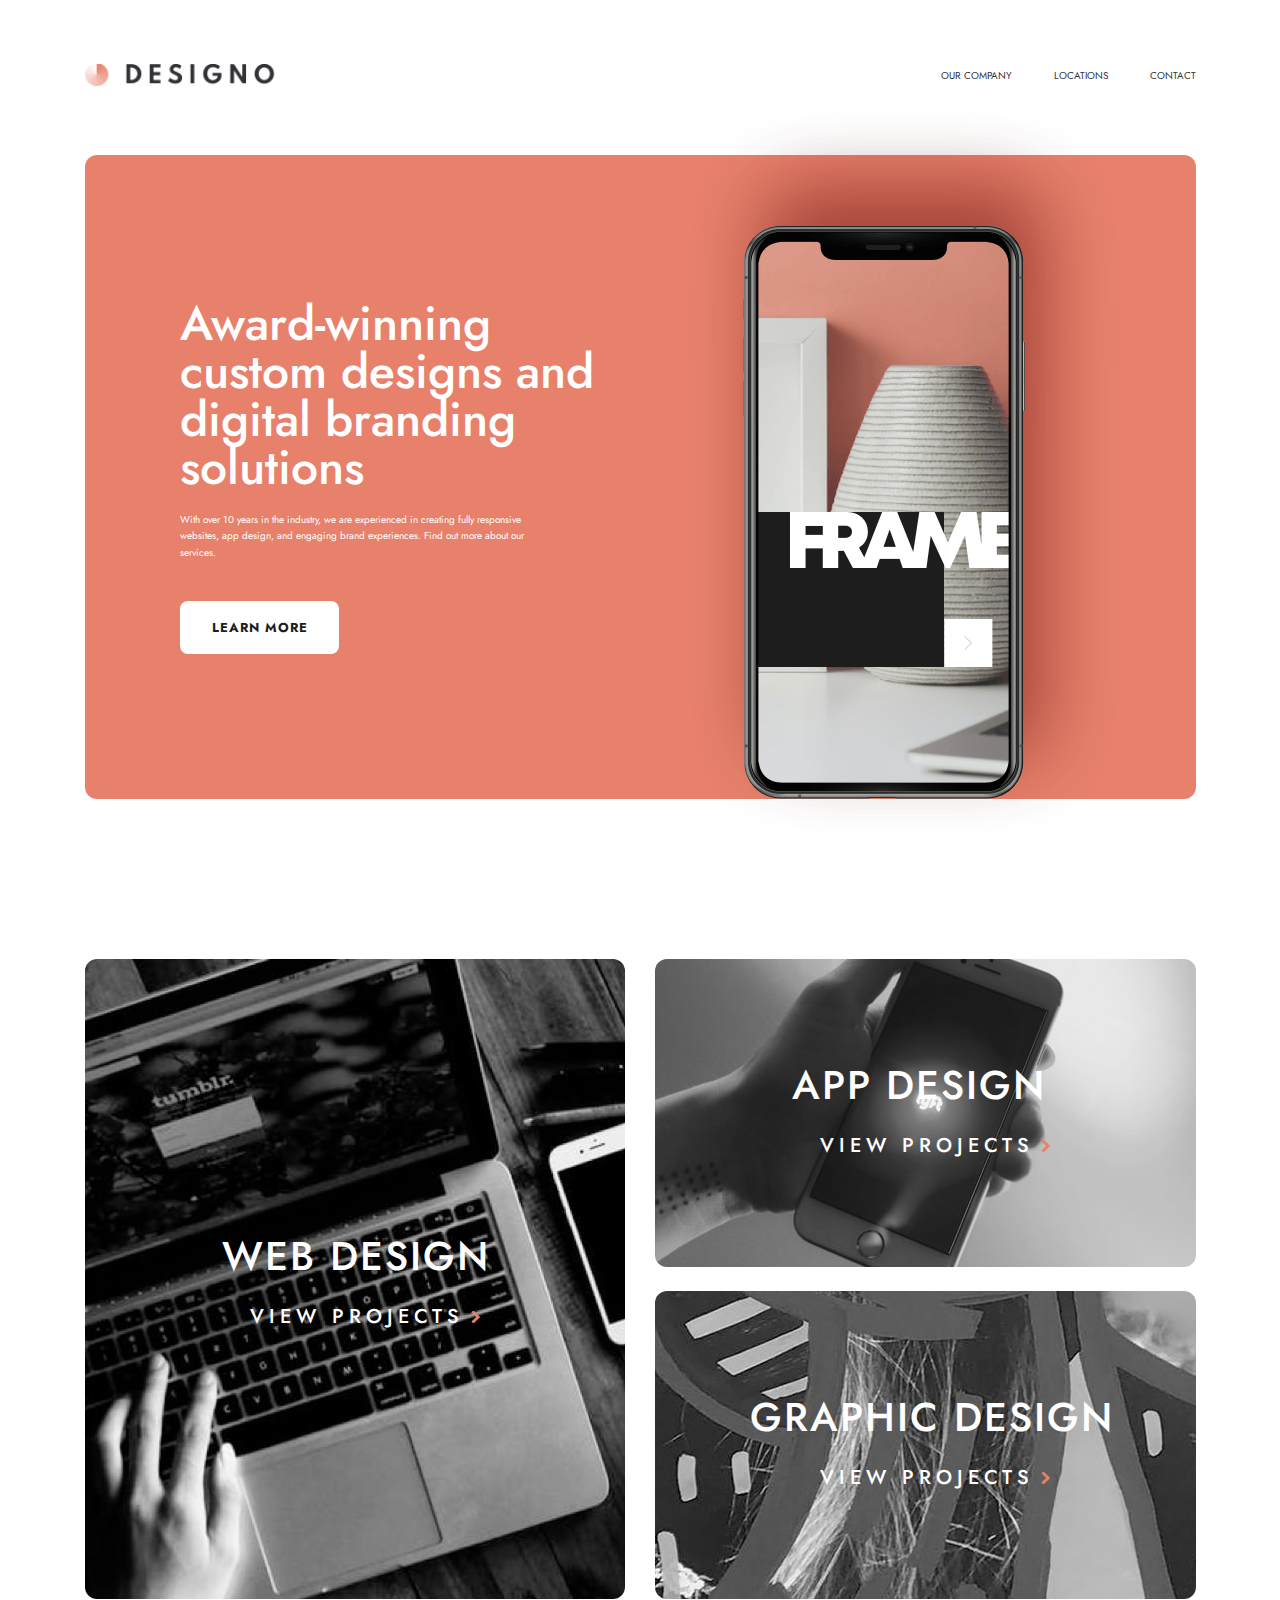
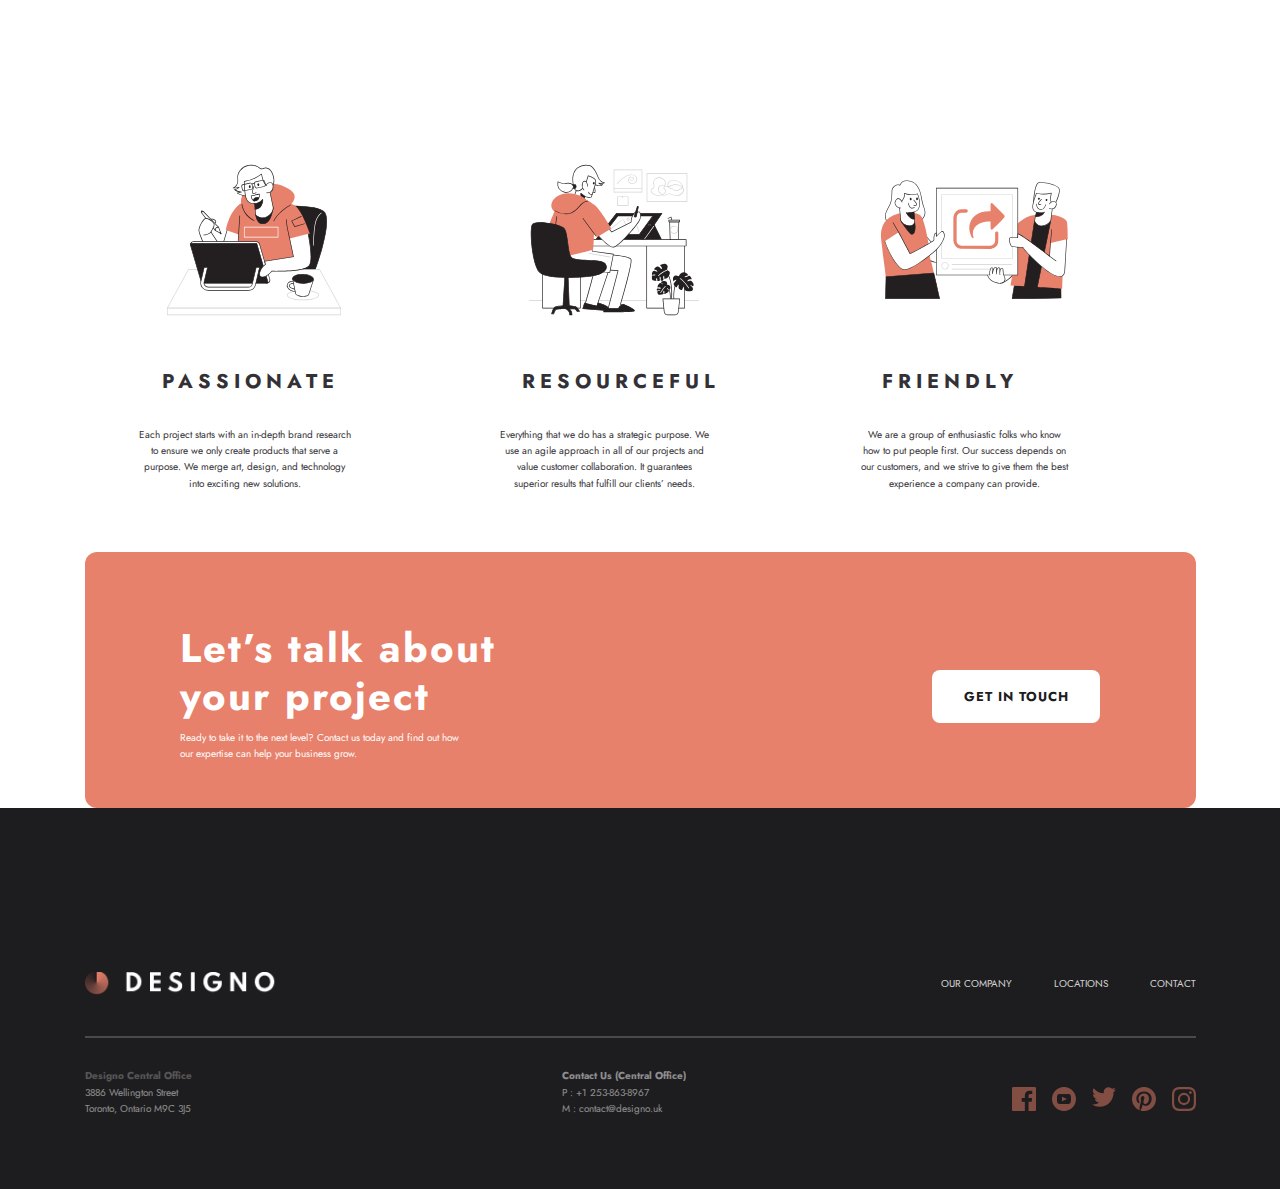
<file: index.html>
<!DOCTYPE html>
<html lang="en">
  <head>
    <meta charset="UTF-8" />
    <meta name="viewport" content="width=device-width, initial-scale=1.0" />
    <title>Design-Home</title>
    <link rel="stylesheet" href="./scss/main.scss" />
    <link rel="stylesheet" href="./css/main.css" />
    <link
      rel="shortcut icon"
      href="./images/home/desktop/icons8-internet.gif"
      type="image/x-icon"
    />
  </head>
  <body>
    <header class="header">
      <div class="header__container container">
        <a class="site-logo" href="./index.html"
          ><img
            src="./images/shared/desktop/logo-dark.png"
            alt=""
            width="196"
            height="24"
        /></a>

        <nav class="sitenav">
          <ul>
            <li><a href="./pages/about.html">OUR COMPANY</a></li>
            <li><a href="./pages/locations.html">LOCATIONS</a></li>
            <li><a href="">CONTACT</a></li>
          </ul>
        </nav>
      </div>
    </header>

    <!-- main -->
    <main class="main">
      <section class="main-1 container">
        <h1>Award-winning custom designs and digital branding solutions</h1>
        <p>
          With over 10 years in the industry, we are experienced in creating
          fully responsive websites, app design, and engaging brand experiences.
          Find out more about our services.
        </p>
        <a class="btn-white btn" href="" class="hero__btn btn btn-white"
          >Learn More</a
        >
        <img
          class="main__img"
          src="./images/home/desktop/image-hero-phone.png"
          alt=""
        />
      </section>
      <div class="div container">
        <div class="div-img-1">
          <a href="./pages/web-design.html">
            <h2>WEB DESIGN</h2>
            <h3>
              VIEW PROJECTS
              <img
                class="div-img-1-svg"
                src="./images/shared/desktop/icon-right-arrow.svg"
                alt=""
                width="10"
                height="12"
              />
            </h3>
          </a>
        </div>
        <div>
          <div class="div-img-2">
            <a class="" href="./pages/app-design.html">
              <h2>APP DESIGN</h2>
              <h3>
                VIEW PROJECTS
                <img
                  class="div-img-1-svg"
                  src="./images/shared/desktop/icon-right-arrow.svg"
                  alt=""
                  width="10"
                  height="12"
                />
              </h3>
            </a>
          </div>
          <div class="div-img-3">
            <a class="" href="./pages/graphic-design.html">
              <h2>GRAPHIC DESIGN</h2>
              <h3>
                VIEW PROJECTS
                <img
                  class="div-img-1-svg"
                  src="./images/shared/desktop/icon-right-arrow.svg"
                  alt=""
                  width="10"
                  height="12"
                />
              </h3>
            </a>
          </div>
        </div>
      </div>

      <div class="item container">
        <div class="item-1">
          <img
            class="item-1-img"
            src="./images/home/desktop/illustration-passionate.svg"
            alt=""
            width="188"
            height="162"
          />
          <h3>PASSIONATE</h3>
          <p>
            Each project starts with an in-depth brand research <br />
            to ensure we only create products that serve a <br />
            purpose. We merge art, design, and technology <br />
            into exciting new solutions.
          </p>
        </div>
        <div class="item-1">
          <img
            class="item-1-img"
            src="./images/home/desktop/illustration-resourceful.svg"
            alt=""
            width="188"
            height="162"
          />
          <h3>RESOURCEFUL</h3>
          <p>
            Everything that we do has a strategic purpose. We <br />
            use an agile approach in all of our projects and <br />
            value customer collaboration. It guarantees <br />
            superior results that fulfill our clients’ needs.
          </p>
        </div>
        <div class="item-1">
          <img
            class="item-1-img"
            src="./images/home/desktop/illustration-friendly.svg"
            alt=""
            width="188"
            height="162"
          />
          <h3>FRIENDLY</h3>
          <p>
            We are a group of enthusiastic folks who know <br />
            how to put people first. Our success depends on <br />
            our customers, and we strive to give them the best <br />
            experience a company can provide.
          </p>
        </div>
      </div>
    </main>
    <div class="card container">
      <div class="card__title">
        <h2>
          Let’s talk about <br />
          your project
        </h2>
        <p>
          Ready to take it to the next level? Contact us today and find out how
          <br />
          our expertise can help your business grow.
        </p>
      </div>
      <div>
        <a class="btn-white btn-1" href="" class="hero__btn btn btn-white"
          >Get in touch</a
        >
      </div>
    </div>

    <footer class="footer">
      <div class="footer__container container">
        <a class="site-logo" href="./index.html"
          ><img src="./images/Group 13.png" alt="" width="196" height="24"
        /></a>

        <nav class="sitenav-2">
          <ul>
            <li><a href="./pages/about.html">OUR COMPANY</a></li>
            <li><a href="./pages/locations.html">LOCATIONS</a></li>
            <li><a href="">CONTACT</a></li>
          </ul>
        </nav>
      </div>
      <div class="footer__r container"></div>
      <div class="footer-end-link container">
        <div class="locations-title-1 container">
       <p>
         <span>Designo Central Office</span> <br />
         3886 Wellington Street <br> Toronto, Ontario M9C 3J5
       </p>
     </div>
   <div class="locations-ad-1 container">
       <p>
           <span>Contact Us (Central Office)</span>   <address>
               <a href="tel: +1 253-863-8967">
                   P : +1 253-863-8967
               </a><br>
               <a href="contact@designo.uk">
                  M : contact@designo.uk
               </a>
           </address>  
         
         </p>
         <div class="ins-link">
          <a href=""><img src="./images/shared/desktop/icon-facebook.svg" alt=""></a>
          <a href=""><img src="./images/shared/desktop/icon-youtube.svg" alt=""></a>
          <a href=""><img src="./images/shared/desktop/icon-twitter.svg" alt=""></a>
          <a href=""><img src="./images/shared/desktop/icon-pinterest.svg" alt=""></a>
          <a href=""><img src="./images/shared/desktop/icon-instagram.svg" alt=""></a>
         </div>
   </div>
    </footer>
  </body>
</html>
</file>
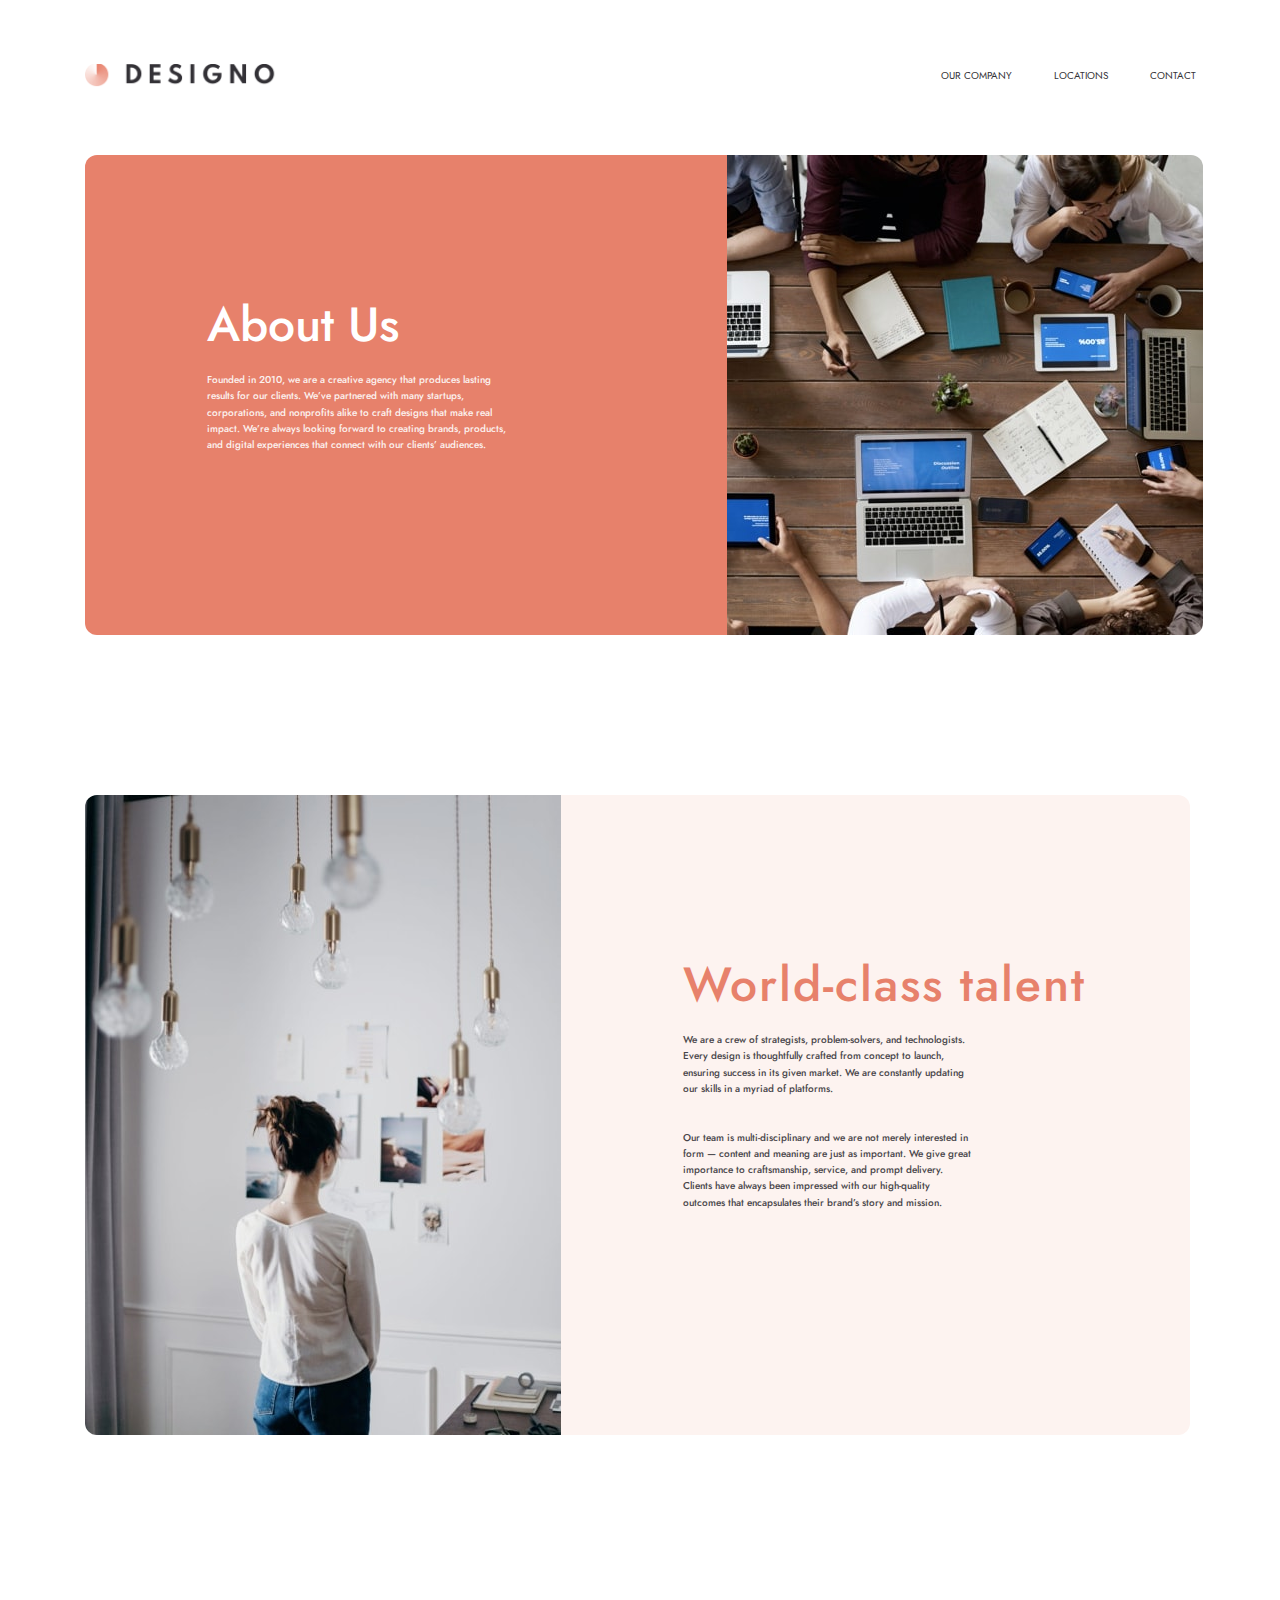
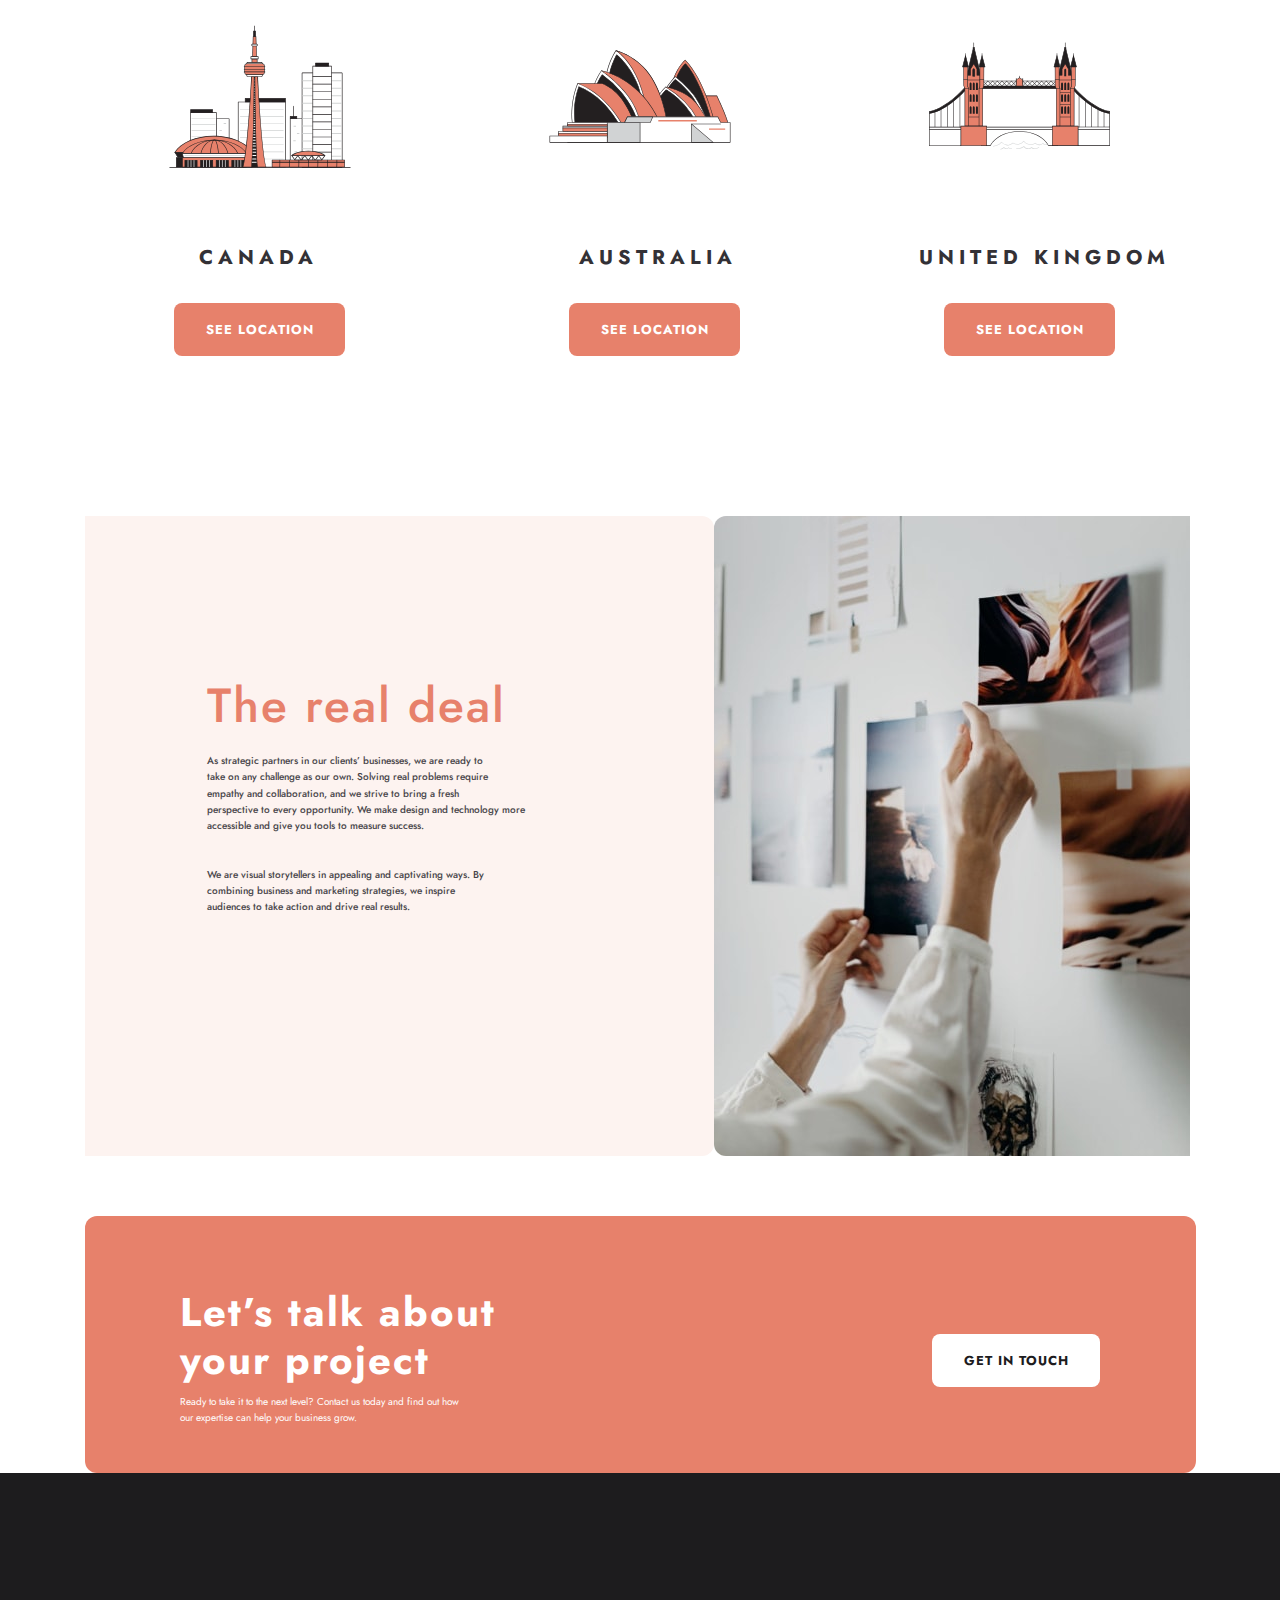
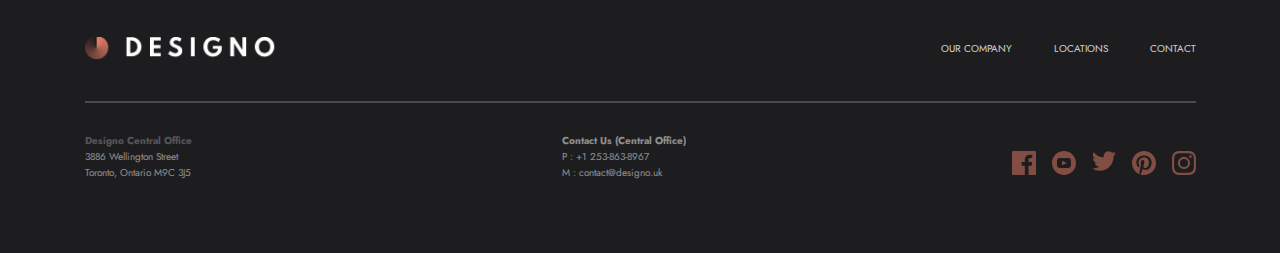
<file: pages/about.html>
<!DOCTYPE html>
<html lang="en">
  <head>
    <meta charset="UTF-8" />
    <meta name="viewport" content="width=device-width, initial-scale=1.0" />
    <title>About</title>
    <link rel="stylesheet" href="../css/main.css" />
    <link rel="shortcut icon" href="../images/about/desktop/icons8-team-96.png" type="image/x-icon">
  </head>
  <body>
    <header class="header">
      <div class="header__container container">
        <a class="site-logo" href="../index.html"
          ><img
            src="../images/shared/desktop/logo-dark.png"
            alt=""
            width="196"
            height="24"
        /></a>

        <nav class="sitenav">
          <ul>
            <li><a href="../pages/about.html">OUR COMPANY</a></li>
            <li><a href="../pages/locations.html">LOCATIONS</a></li>
            <li><a href="">CONTACT</a></li>
          </ul>
        </nav>
      </div>
    </header>
    <main class="about-main">
      <div class="main-about-full container">
        <div class="about-main-title">
          <h1>About Us</h1>
          <p>
            Founded in 2010, we are a creative agency that produces lasting
            <br />
            results for our clients. We’ve partnered with many startups, <br />
            corporations, and nonprofits alike to craft designs that make real
            <br />
            impact. We’re always looking forward to creating brands, products,
            <br />
            and digital experiences that connect with our clients’ audiences.
          </p>
        </div>
        <div>
          <img
            src="../images/about/desktop/image-about-hero.jpg"
            alt=""
            width="476"
            height="480"
          />
        </div>
      </div>

      <div class="main-about-full-1 container">
        <div>
          <img
            src="../images/about/desktop/image-world-class-talent.jpg"
            alt=""
            width="476"
            height="640"
          />
        </div>
        <div class="about-main-title-1">
          <h2>World-class talent</h2>
          <p>
            We are a crew of strategists, problem-solvers, and technologists.
            <br />
            Every design is thoughtfully crafted from concept to launch, <br />
            ensuring success in its given market. We are constantly updating
            <br />
            our skills in a myriad of platforms. <br />
            <br />
            <br />

            Our team is multi-disciplinary and we are not merely interested in
            <br />
            form — content and meaning are just as important. We give great
            <br />
            importance to craftsmanship, service, and prompt delivery. <br />
            Clients have always been impressed with our high-quality <br />
            outcomes that encapsulates their brand’s story and mission.
          </p>
        </div>
      </div>

      <div class="about-link container">
        <div class="about-link-conada">
          <img
            src="../images/shared/desktop/illustration-canada.svg"
            alt=""
            width="202"
            height="202"
          />
          <div class="">
            <h3>CANADA</h3>
            <a class="btn-peach" href="" class="hero__btn btn btn-white"
              >SEE LOCATION</a
            >
          </div>
        </div>

        <div class="about-link-australia">
          <img
            src="../images/shared/desktop/illustration-australia.svg"
            alt=""
            width="202"
            height="202"
          />
          <div class="">
            <h3>AUSTRALIA</h3>
            <a class="btn-peach" href="" class="hero__btn btn btn-white"
              >SEE LOCATION</a
            >
          </div>
        </div>

        <div class="about-link-united">
          <img
            src="../images/shared/desktop/illustration-united-kingdom.svg"
            alt=""
            width="202"
            height="202"
          />
          <div class="">
            <h3>UNITED KINGDOM</h3>
            <a class="btn-peach" href="" class="hero__btn btn btn-white"
              >SEE LOCATION</a
            >
          </div>
        </div>
      </div>

      <div class="main-about-full-1 container">
        <div class="about-main-title-1">
          <h2>The real deal</h2>
          <p>
            As strategic partners in our clients’ businesses, we are ready to
            <br />
            take on any challenge as our own. Solving real problems require
            <br />
            empathy and collaboration, and we strive to bring a fresh <br />
            perspective to every opportunity. We make design and technology more
            <br />
            accessible and give you tools to measure success. <br />
            <br />
            <br />

            We are visual storytellers in appealing and captivating ways. By
            <br />
            combining business and marketing strategies, we inspire <br />
            audiences to take action and drive real results.
          </p>
        </div>
        <div>
          <img
            src="../images/about/desktop/image-real-deal.jpg"
            alt=""
            width="476"
            height="640"
          />
        </div>
      </div>
    </main>

    <div class="card container">
      <div class="card__title">
        <h2>
          Let’s talk about <br />
          your project
        </h2>
        <p>
          Ready to take it to the next level? Contact us today and find out how
          <br />
          our expertise can help your business grow.
        </p>
      </div>
      <div>
        <a class="btn-white btn-1" href="" class="hero__btn btn btn-white"
          >Get in touch</a
        >
      </div>
    </div>

    <footer class="footer">
      <div class="footer__container container">
        <a class="site-logo" href="./index.html"
          ><img src="../images/Group 13.png" alt="" width="196" height="24"
        /></a>

        <nav class="sitenav-2">
          <ul>
            <li><a href="../pages/about.html">OUR COMPANY</a></li>
            <li><a href="../pages/locations.html">LOCATIONS</a></li>
            <li><a href="">CONTACT</a></li>
          </ul>
        </nav>
      </div>
      <div class="footer__r container"></div>
      <div class="footer-end-link container">
        <div class="locations-title-1 container">
       <p>
         <span>Designo Central Office</span> <br />
         3886 Wellington Street <br> Toronto, Ontario M9C 3J5
       </p>
     </div>
   <div class="locations-ad-1 container">
       <p>
           <span>Contact Us (Central Office)</span>   <address>
               <a href="tel: +1 253-863-8967">
                   P : +1 253-863-8967
               </a><br>
               <a href="contact@designo.uk">
                  M : contact@designo.uk
               </a>
           </address>  
         
         </p>
         <div class="ins-link">
            <a href=""><img src="../images/shared/desktop/icon-facebook.svg" alt=""></a>
            <a href=""><img src="../images/shared/desktop/icon-youtube.svg" alt=""></a>
            <a href=""><img src="../images/shared/desktop/icon-twitter.svg" alt=""></a>
            <a href=""><img src="../images/shared/desktop/icon-pinterest.svg" alt=""></a>
            <a href=""><img src="../images/shared/desktop/icon-instagram.svg" alt=""></a>
           </div>
   </div>
    </footer>
  </body>
</html>
</file>
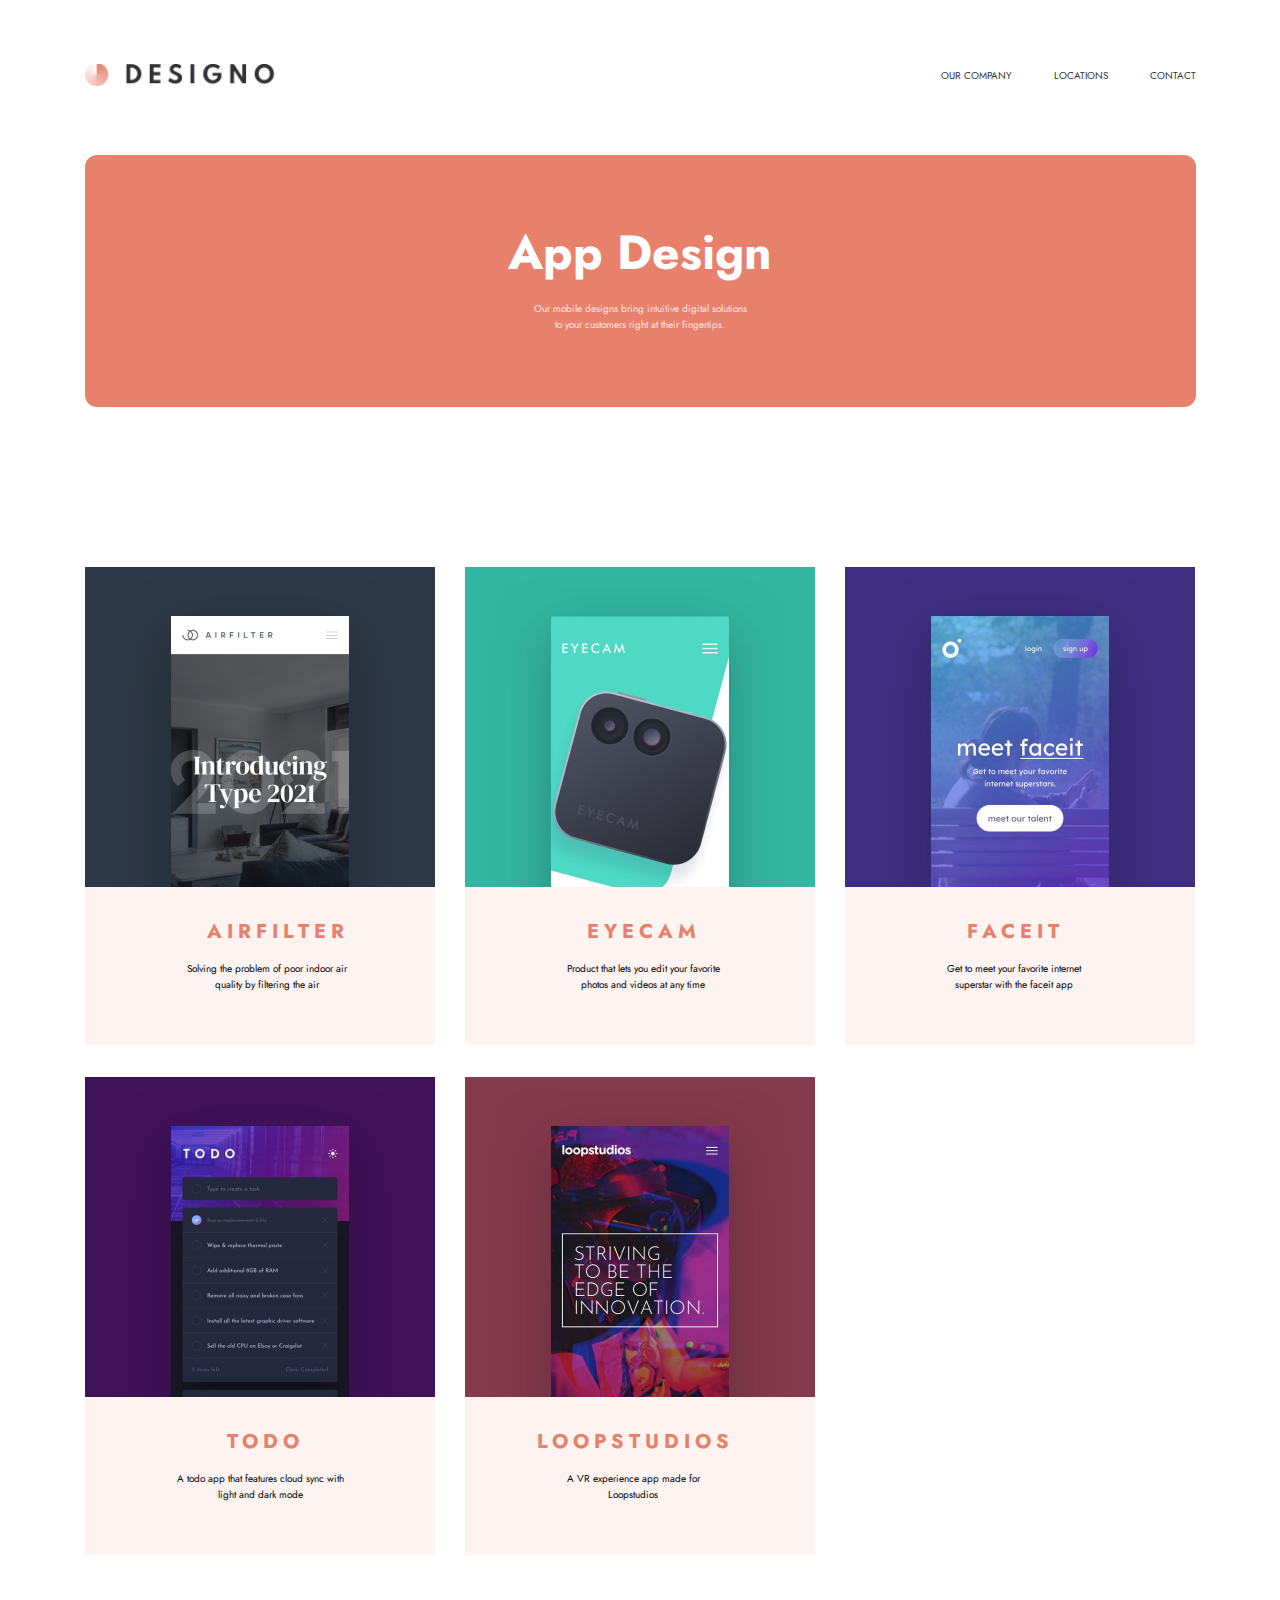
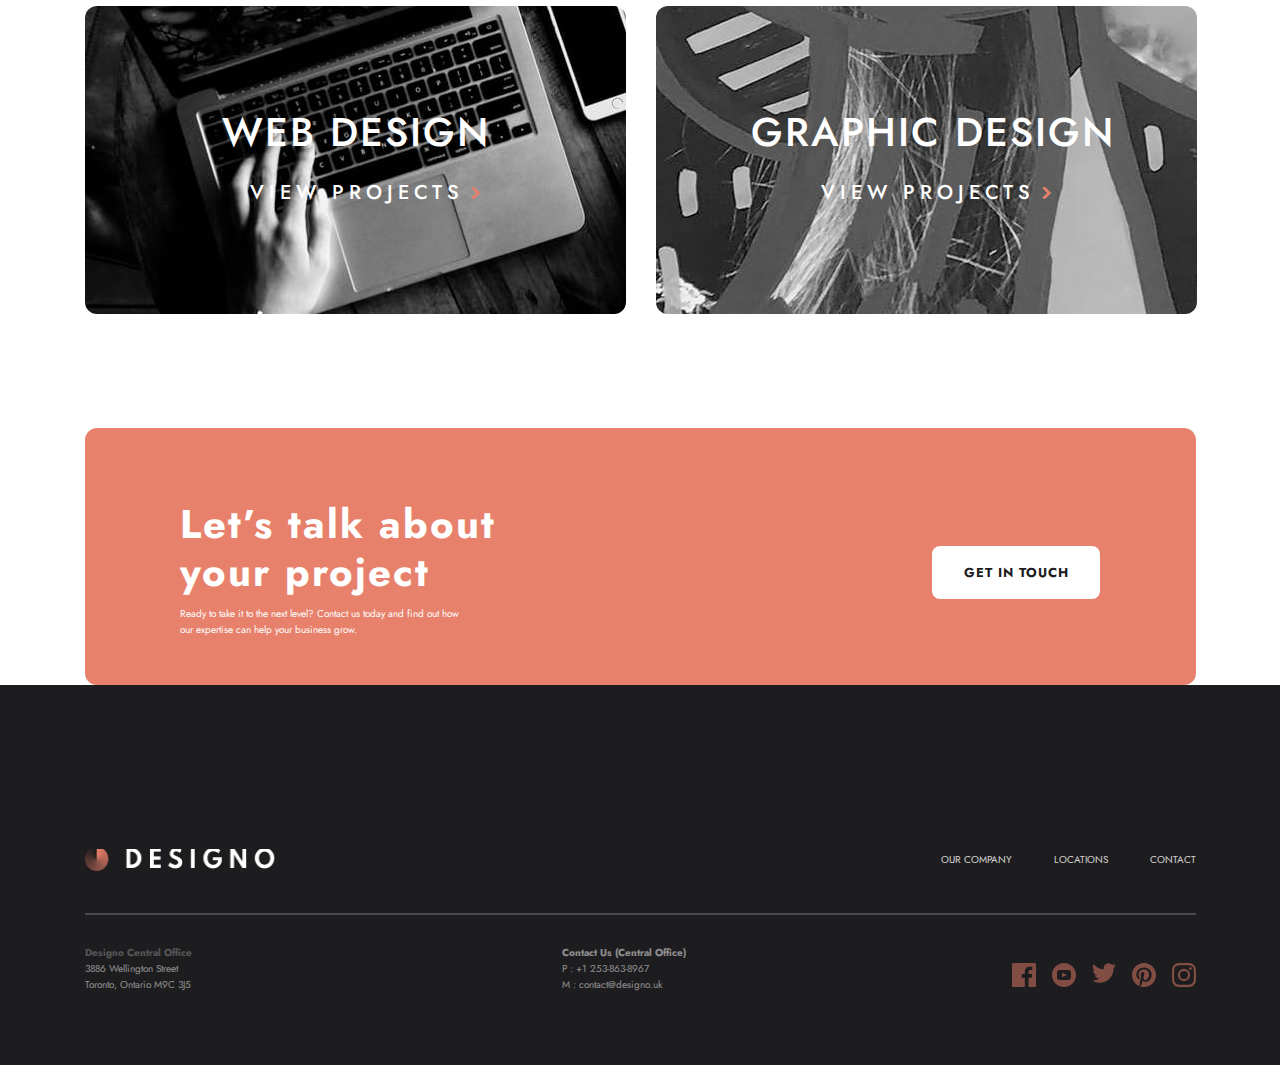
<file: pages/app-design.html>
<!DOCTYPE html>
<html lang="en">
  <head>
    <meta charset="UTF-8" />
    <meta name="viewport" content="width=device-width, initial-scale=1.0" />
    <title>App Design</title>
    <link rel="stylesheet" href="../css/main.css" />
    <link rel="stylesheet" href="../scss/main.scss" />
    <link
      rel="shortcut icon"
      href="../images/app-design/desktop/reshot-icon-web-design-UXATJ5GQF7.svg"
      type="image/x-icon"
    />
  </head>
  <body>
    <header class="header">
      <div class="header__container container">
        <a class="site-logo" href="../index.html"
          ><img
            src="../images/shared/desktop/logo-dark.png"
            alt=""
            width="196"
            height="24"
        /></a>

        <nav class="sitenav">
          <ul>
            <li><a href="../pages/about.html">OUR COMPANY</a></li>
            <li><a href="../pages/locations.html">LOCATIONS</a></li>
            <li><a href="">CONTACT</a></li>
          </ul>
        </nav>
      </div>
    </header>
    <main>
      <div class="web-design-card container">
        <div>
          <h1>App Design</h1>
          <p>
            Our mobile designs bring intuitive digital solutions <br>
            to your customers right at their fingertips.
          </p>
        </div>
      </div>

      <div class="web-design-img-and-title-any container">
        <div class="web-img-and-title">
          <img
            src="../images/app-design/desktop/image-airfilter.jpg"
            alt=""
            width="350"
            height="320"
          />
          <div class="web-title">
            <h3>AIRFILTER</h3>
            <p>
              Solving the problem of poor indoor air <br />
              quality by filtering the air
            </p>
          </div>
        </div>

        <div class="web-img-and-title">
          <img
            src="../images/app-design/desktop/image-eyecam.jpg"
            alt=""
            width="350"
            height="320"
          />
          <div class="web-title">
            <h3>EYECAM</h3>
            <p>
              Product that lets you edit your favorite <br />
              photos and videos at any time
            </p>
          </div>
        </div>

        <div class="web-img-and-title">
          <img
            src="../images/app-design/desktop/image-faceit.jpg"
            alt=""
            width="350"
            height="320"
          />
          <div class="web-title">
            <h3>FACEIT</h3>
            <p>
              Get to meet your favorite internet <br />
              superstar with the faceit app
            </p>
          </div>
        </div>
      </div>

      <div class="web-design-img-and-title-any-1 container">
        <div class="web-img-and-title">
          <img
            src="../images/app-design/desktop/image-todo.jpg"
            alt=""
            width="350"
            height="320"
          />
          <div class="web-title-2">
            <h3>TODO</h3>
            <p>
              A todo app that features cloud sync with <br />
              light and dark mode
            </p>
          </div>
        </div>

        <div class="web-img-and-title">
          <img
            src="../images/app-design/desktop/image-loopstudios.jpg"
            alt=""
            width="350"
            height="320"
          />
          <div class="web-title-1">
            <h3>LOOPSTUDIOS</h3>
            <p>
              A VR experience app made for <br />
              Loopstudios
            </p>
          </div>
        </div>

        <div class="web-img-and-title">
         
          </div>
        </div>
      </div>

      <div class="web-main-img container">
        <div class="div-img-4">
          <a class="" href="../index.html">
            <h2>                WEB DESIGN
            </h2>
            <h3>
              VIEW PROJECTS
              <img
                class="div-img-1-svg"
                src="../images/shared/desktop/icon-right-arrow.svg"
                alt=""
                width="10"
                height="12"
              />
            </h3>
          </a>
        </div>
        <div class="div-img-3">
          <a class="" href="../pages/graphic-design.html">
            <h2>GRAPHIC DESIGN</h2>
            <h3>
              VIEW PROJECTS
              <img
                class="div-img-1-svg"
                src="../images/shared/desktop/icon-right-arrow.svg"
                alt=""
                width="10"
                height="12"
              />
            </h3>
          </a>
        </div>
      </div>
    </main>

    <div class="card container">
      <div class="card__title">
        <h2>
          Let’s talk about <br />
          your project
        </h2>
        <p>
          Ready to take it to the next level? Contact us today and find out how
          <br />
          our expertise can help your business grow.
        </p>
      </div>
      <div>
        <a class="btn-white btn-1" href="" class="hero__btn btn btn-white"
          >Get in touch</a
        >
      </div>
    </div>

    <footer class="footer">
      <div class="footer__container container">
        <a class="site-logo" href="./index.html"
          ><img src="../images/Group 13.png" alt="" width="196" height="24"
        /></a>

        <nav class="sitenav-2">
          <ul>
            <li><a href="../pages/about.html">OUR COMPANY</a></li>
            <li><a href="../pages/locations.html">LOCATIONS</a></li>
            <li><a href="">CONTACT</a></li>
          </ul>
        </nav>
      </div>
      <div class="footer__r container"></div>
      <div class="footer-end-link container">
        <div class="locations-title-1 container">
       <p>
         <span>Designo Central Office</span> <br />
         3886 Wellington Street <br> Toronto, Ontario M9C 3J5
       </p>
     </div>
   <div class="locations-ad-1 container">
       <p>
           <span>Contact Us (Central Office)</span>   <address>
               <a href="tel: +1 253-863-8967">
                   P : +1 253-863-8967
               </a><br>
               <a href="contact@designo.uk">
                  M : contact@designo.uk
               </a>
           </address>  
         
         </p>
         <div class="ins-link">
            <a href=""><img src="../images/shared/desktop/icon-facebook.svg" alt=""></a>
            <a href=""><img src="../images/shared/desktop/icon-youtube.svg" alt=""></a>
            <a href=""><img src="../images/shared/desktop/icon-twitter.svg" alt=""></a>
            <a href=""><img src="../images/shared/desktop/icon-pinterest.svg" alt=""></a>
            <a href=""><img src="../images/shared/desktop/icon-instagram.svg" alt=""></a>
           </div>
   </div>
    </footer>
  </body>
</html>
</file>
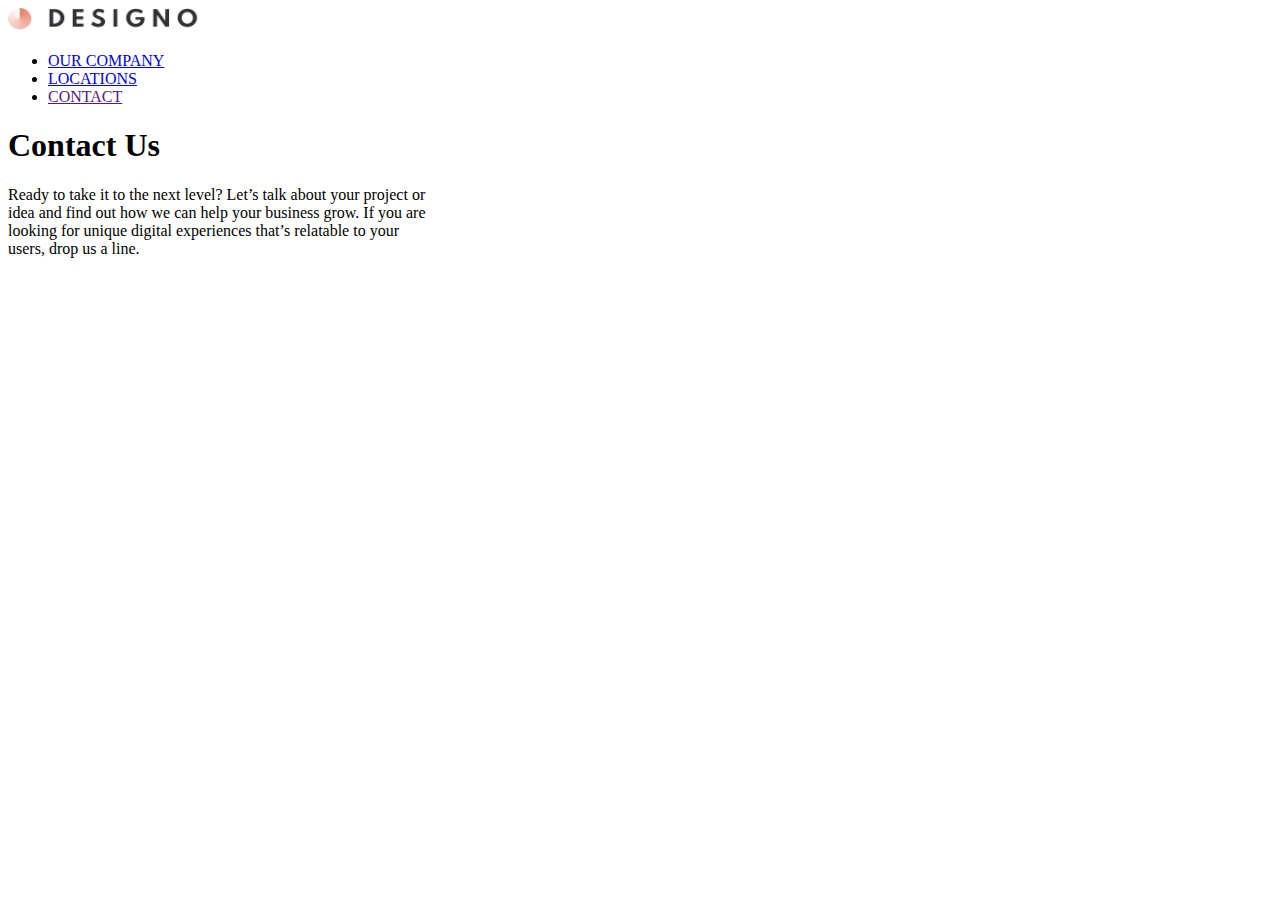
<file: pages/contact.html>
<!DOCTYPE html>
<html lang="en">
  <head>
    <meta charset="UTF-8" />
    <meta name="viewport" content="width=device-width, initial-scale=1.0" />
    <title>Contact</title>
  </head>
  <body>
    <header class="header">
      <div class="header__container container">
        <a class="site-logo" href="../index.html"
          ><img
            src="../images/shared/desktop/logo-dark.png"
            alt=""
            width="196"
            height="24"
        /></a>

        <nav class="sitenav">
          <ul>
            <li><a href="../pages/about.html">OUR COMPANY</a></li>
            <li><a href="../pages/locations.html">LOCATIONS</a></li>
            <li><a href="">CONTACT</a></li>
          </ul>
        </nav>
      </div>
    </header>
    <main class="main-contact">
      <div class="main-contact-1 container">
        <div>
          <h1>Contact Us</h1>
          <p>
            Ready to take it to the next level? Let’s talk about your project or
            <br />
            idea and find out how we can help your business grow. If you are
            <br />
            looking for unique digital experiences that’s relatable to your
            <br />
            users, drop us a line.
          </p>
        </div>
        <div></div>
      </div>
    </main>
  </body>
</html>
</file>
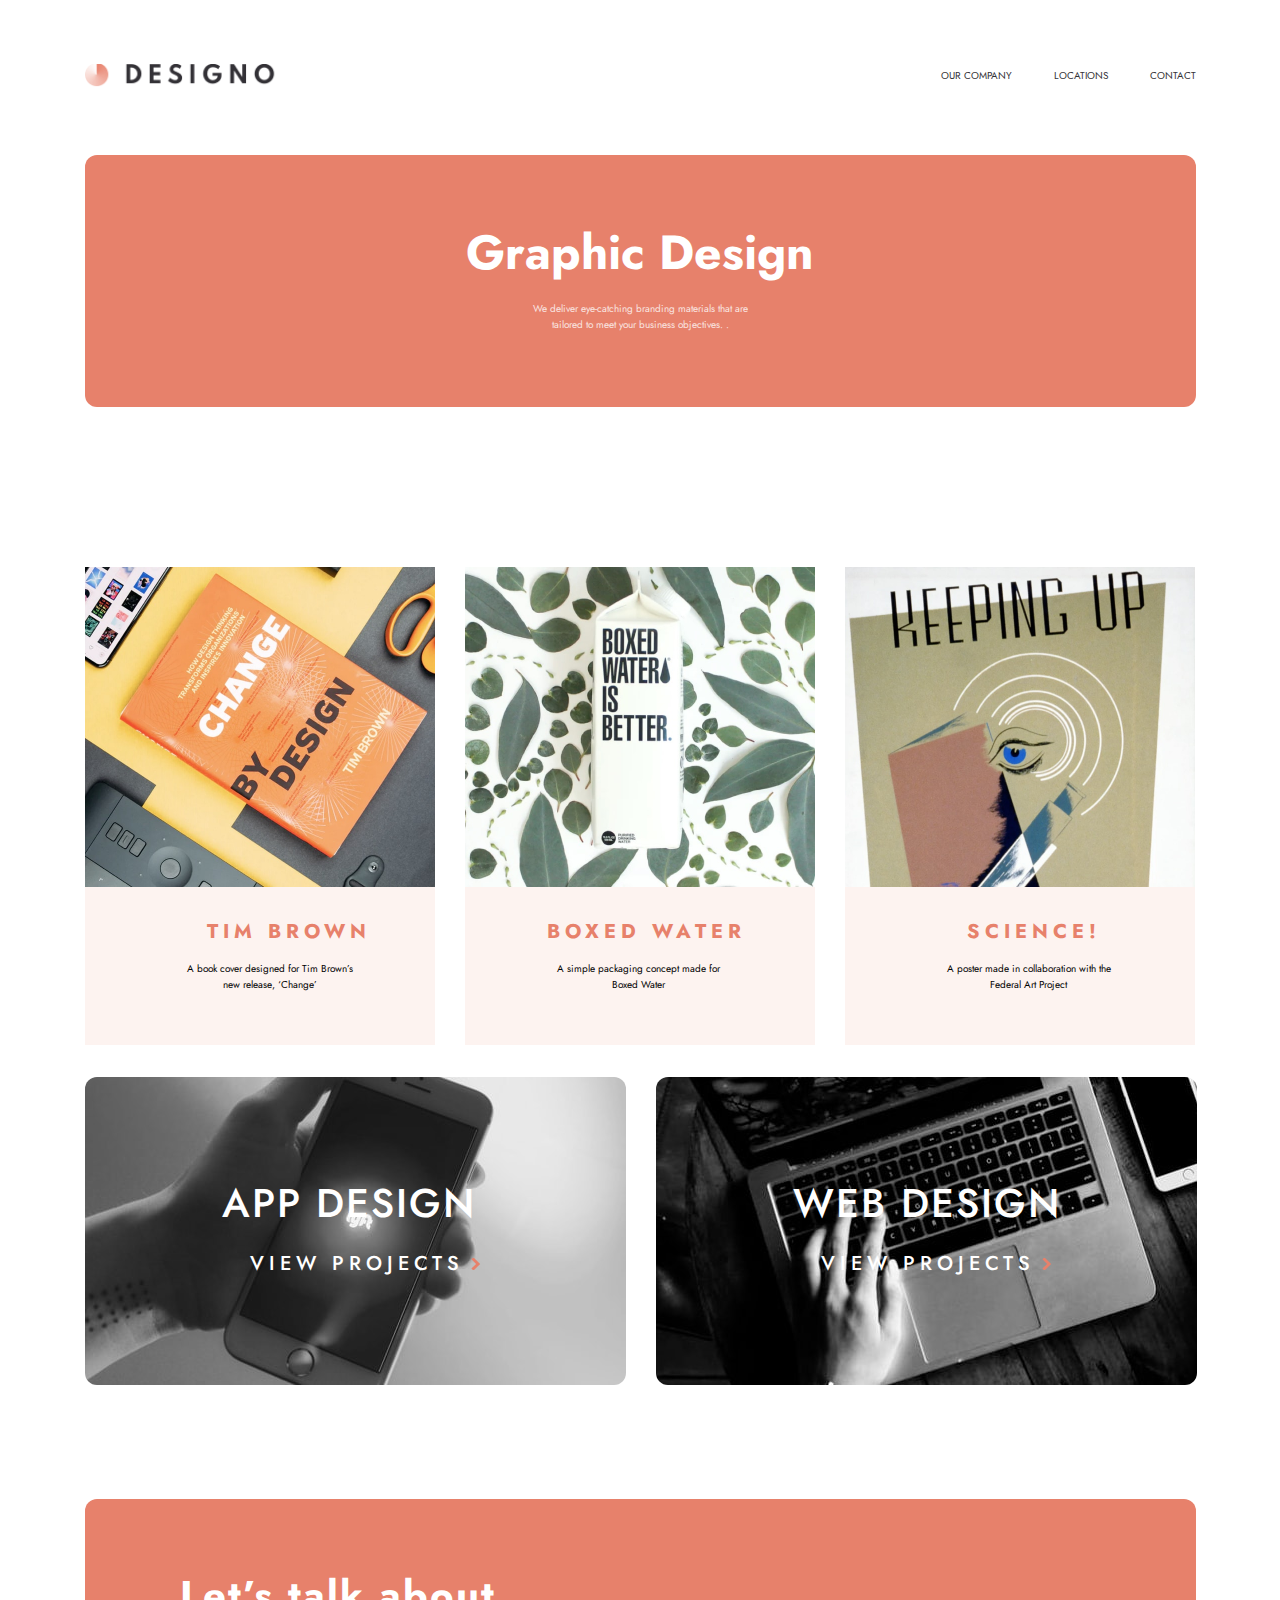
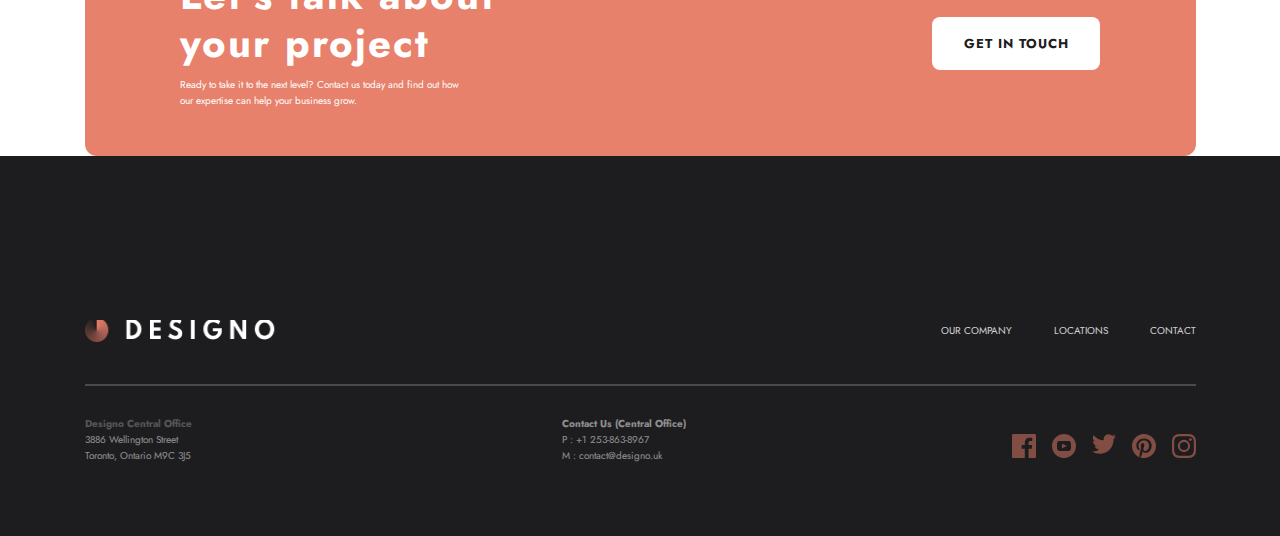
<file: pages/graphic-design.html>
<!DOCTYPE html>
<html lang="en">
  <head>
    <meta charset="UTF-8" />
    <meta name="viewport" content="width=device-width, initial-scale=1.0" />
    <title>Graphic Design</title>
    <link rel="stylesheet" href="../css/main.css" />
    <link rel="stylesheet" href="../scss/main.scss" />
    <link
      rel="shortcut icon"
      href="../images/graphic-design/desktop/icons8-graphic-design-96.png"
      type="image/x-icon"
    />
  </head>
  <body>
    <header class="header">
      <div class="header__container container">
        <a class="site-logo" href="../index.html"
          ><img
            src="../images/shared/desktop/logo-dark.png"
            alt=""
            width="196"
            height="24"
        /></a>

        <nav class="sitenav">
          <ul>
            <li><a href="../pages/about.html">OUR COMPANY</a></li>
            <li><a href="../pages/locations.html">LOCATIONS</a></li>
            <li><a href="">CONTACT</a></li>
          </ul>
        </nav>
      </div>
    </header>
    <main>
      <div class="web-design-card container">
        <div>
          <h1>Graphic Design</h1>
          <p>
            We deliver eye-catching branding materials that are <br>
            tailored to meet your business objectives.
            .
          </p>
        </div>
      </div>

      <div class="web-design-img-and-title-any container">
        <div class="web-img-and-title">
          <img
            src="../images/graphic-design/desktop/image-change.jpg"
            alt=""
            width="350"
            height="320"
          />
          <div class="web-title">
            <h3>TIM BROWN</h3>
            <p>
                A book cover designed for Tim Brown’s <br> new release, ‘Change’
            </p>
          </div>
        </div>

        <div class="web-img-and-title">
          <img
            src="../images/graphic-design/desktop/image-boxed-water.jpg"
            alt=""
            width="350"
            height="320"
          />
          <div class="web-title-5">
            <h3>BOXED WATER</h3>
              <p>  A simple packaging concept made for <br> Boxed Water
              </p>
            
          </div>
        </div>

        <div class="web-img-and-title">
          <img
            src="../images/graphic-design/desktop/image-science.jpg"
            alt=""
            width="350"
            height="320"
          />
          <div class="web-title">
            <h3>SCIENCE!</h3>
            <p>
                A poster made in collaboration with the <br> Federal Art Project
            </p>
          </div>
        </div>
      </div>

      </div>

      <div class="web-main-img container">
       
        <div class="div-img-2">
          <a class="" href="../pages/app-design.html">
            <h2>APP DESIGN</h2>
            <h3>
              VIEW PROJECTS
              <img
                class="div-img-1-svg"
                src="../images/shared/desktop/icon-right-arrow.svg"
                alt=""
                width="10"
                height="12"
              />
            </h3>
          </a>
        </div>
        <div class="div-img-4">
            <a class="" href="../index.html">
              <h2>                WEB DESIGN
              </h2>
              <h3>
                VIEW PROJECTS
                <img
                  class="div-img-1-svg"
                  src="../images/shared/desktop/icon-right-arrow.svg"
                  alt=""
                  width="10"
                  height="12"
                />
              </h3>
            </a>
          </div>
      </div>
    </main>

    <div class="card container">
      <div class="card__title">
        <h2>
          Let’s talk about <br />
          your project
        </h2>
        <p>
          Ready to take it to the next level? Contact us today and find out how
          <br />
          our expertise can help your business grow.
        </p>
      </div>
      <div>
        <a class="btn-white btn-1" href="" class="hero__btn btn btn-white"
          >Get in touch</a
        >
      </div>
    </div>

    <footer class="footer">
      <div class="footer__container container">
        <a class="site-logo" href="./index.html"
          ><img src="../images/Group 13.png" alt="" width="196" height="24"
        /></a>

        <nav class="sitenav-2">
          <ul>
            <li><a href="../pages/about.html">OUR COMPANY</a></li>
            <li><a href="../pages/locations.html">LOCATIONS</a></li>
            <li><a href="">CONTACT</a></li>
          </ul>
        </nav>
      </div>
      <div class="footer__r container"></div>
      <div class="footer-end-link container">
        <div class="locations-title-1 container">
       <p>
         <span>Designo Central Office</span> <br />
         3886 Wellington Street <br> Toronto, Ontario M9C 3J5
       </p>
     </div>
   <div class="locations-ad-1 container">
       <p>
           <span>Contact Us (Central Office)</span>   <address>
               <a href="tel: +1 253-863-8967">
                   P : +1 253-863-8967
               </a><br>
               <a href="contact@designo.uk">
                  M : contact@designo.uk
               </a>
           </address>  
         
         </p>
         <div class="ins-link">
            <a href=""><img src="../images/shared/desktop/icon-facebook.svg" alt=""></a>
            <a href=""><img src="../images/shared/desktop/icon-youtube.svg" alt=""></a>
            <a href=""><img src="../images/shared/desktop/icon-twitter.svg" alt=""></a>
            <a href=""><img src="../images/shared/desktop/icon-pinterest.svg" alt=""></a>
            <a href=""><img src="../images/shared/desktop/icon-instagram.svg" alt=""></a>
           </div>
   </div>
    </footer>
  </body>
</html>
</file>
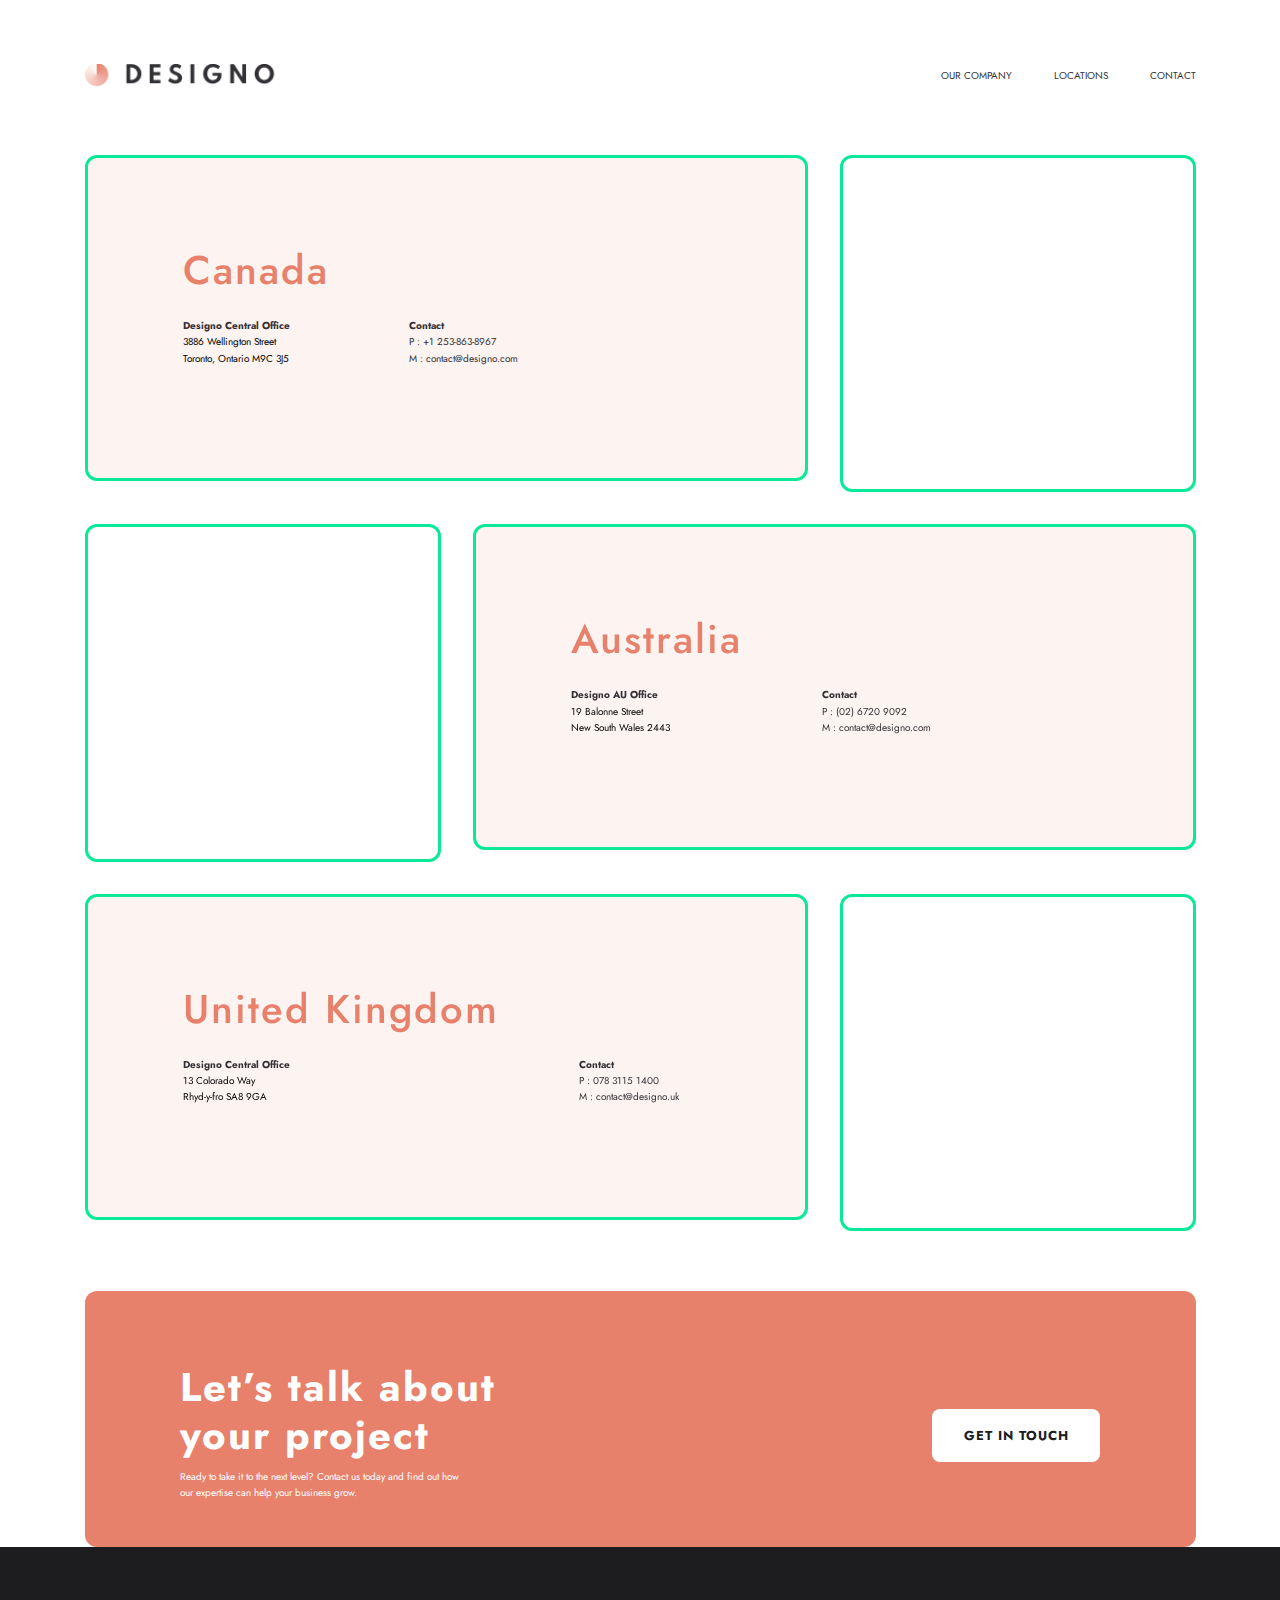
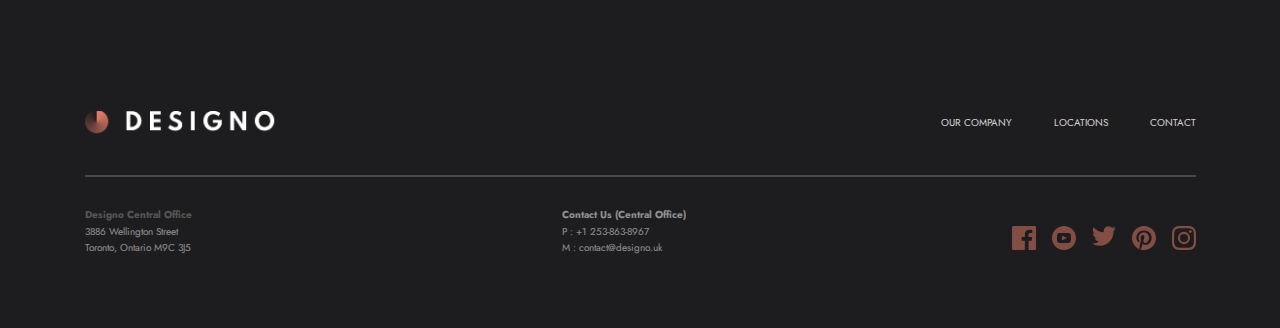
<file: pages/locations.html>
<!DOCTYPE html>
<html lang="en">
  <head>
    <meta charset="UTF-8" />
    <meta name="viewport" content="width=device-width, initial-scale=1.0" />
    <title>Locations</title>
    <link rel="stylesheet" href="../css/main.css" />
    <link rel="shortcut icon" href="../images/locations/desktop/icons8-google-maps-96.png" type="image/x-icon">
  </head>
  <body>
    <header class="header">
      <div class="header__container container">
        <a class="site-logo" href="../index.html"
          ><img
            src="../images/shared/desktop/logo-dark.png"
            alt=""
            width="196"
            height="24"
        /></a>

        <nav class="sitenav">
          <ul>
            <li><a href="../pages/about.html">OUR COMPANY</a></li>
            <li><a href="../pages/locations.html">LOCATIONS</a></li>
            <li><a href="">CONTACT</a></li>
          </ul>
        </nav>
      </div>
    </header>

    <main class="main-locations">
      <div class="locations-maps-and-title container"> 
        
           <div class="locations-card ">
            
        <div class="locations-title">
          <h2>Canada</h2>
          <p>
            <span>Designo Central Office</span> <br />
            3886 Wellington Street <br />
            Toronto, Ontario M9C 3J5
          </p>
        </div>
        <div class="locations-ad">
            <p>
                <span>Contact</span>   <address>
                    <a href="tel:+1 253-863-8967">
                         P :   +1 253-863-8967
                    </a><br>
                    <a href="contact@designo.com">
                          M : contact@designo.com
                    </a>
                </address>  
              
              </p>
        </div>
    </div>
        <div class="maps">
            <iframe src="https://www.google.com/maps/embed?pb=!1m18!1m12!1m3!1d35593.88036298147!2d-79.26758785370782!3d43.6903455545852!2m3!1f0!2f0!3f0!3m2!1i1024!2i768!4f13.1!3m3!1m2!1s0x89d4ce536c5444cd%3A0x494555b422d53aba!2sCliffside%2C%20Scarborough%2C%20ON%2C%20Canada!5e0!3m2!1sen!2s!4v1707545667759!5m2!1sen!2s" width="350" height="326" style="border:0;" allowfullscreen="" loading="lazy" referrerpolicy="no-referrer-when-downgrade"></iframe>
        </div>
      </div>


      <div class="locations-maps-and-title container"> 
        <div class="maps">
            <iframe src="https://www.google.com/maps/embed?pb=!1m18!1m12!1m3!1d137565.0938144772!2d151.5517291130311!3d-33.132062276140616!2m3!1f0!2f0!3f0!3m2!1i1024!2i768!4f13.1!3m3!1m2!1s0x6b732811a23c429f%3A0x5017d681632dc20!2sMorisset%20NSW%202264%2C%20Australia!5e0!3m2!1sen!2s!4v1707547678856!5m2!1sen!2s" width="350" height="326" style="border:0;" allowfullscreen="" loading="lazy" referrerpolicy="no-referrer-when-downgrade"></iframe>
        </div>
        <div class="locations-card ">
     <div class="locations-title">
       <h2>Australia</h2>
       <p>
         <span>Designo AU Office</span> <br />
         19 Balonne Street <br> New South Wales 2443
       </p>
     </div>
     <div class="locations-ad">
         <p>
             <span>Contact</span>   <address>
                 <a href="tel: (02) 6720 9092">
                    P : (02) 6720 9092
                 </a><br>
                 <a href="contact@designo.com">
                    M : contact@designo.com
                 </a>
             </address>  
           
           </p>
     </div>
 </div>
    
   </div>


   <div class="locations-maps-and-title container maps-end"> 
        
    <div class="locations-card ">
     
 <div class="locations-title">
   <h2>United Kingdom</h2>
   <p>
     <span>Designo Central Office</span> <br />
     13  Colorado Way <br> Rhyd-y-fro SA8 9GA
   </p>
 </div>
 <div class="locations-ad">
     <p>
         <span>Contact</span>   <address>
             <a href="tel: 078 3115 1400">
                P : 078 3115 1400
             </a><br>
             <a href="contact@designo.uk">
                M : contact@designo.uk
             </a>
         </address>  
       
       </p>
 </div>
</div>
 <div class="maps">
    <iframe src="https://www.google.com/maps/embed?pb=!1m18!1m12!1m3!1d10709.596643599896!2d-1.3360064258978026!3d53.72945564383406!2m3!1f0!2f0!3f0!3m2!1i1024!2i768!4f13.1!3m3!1m2!1s0x4879418f1108d8b5%3A0xa3b7ad2e17a1e73a!2sCastleford%2C%20UK!5e0!3m2!1sen!2s!4v1707548192126!5m2!1sen!2s" width="350" height="326" style="border:0;" allowfullscreen="" loading="lazy" referrerpolicy="no-referrer-when-downgrade"></iframe>
 </div>
</div>
    </main>


    <div class="card container">
        <div class="card__title">
          <h2>
            Let’s talk about <br />
            your project
          </h2>
          <p>
            Ready to take it to the next level? Contact us today and find out how
            <br />
            our expertise can help your business grow.
          </p>
        </div>
        <div>
          <a class="btn-white btn-1" href="" class="hero__btn btn btn-white"
            >Get in touch</a
          >
        </div>
      </div>


    <footer class="footer">
        <div class="footer__container container">
          <a class="site-logo" href="./index.html"
            ><img src="../images/Group 13.png" alt="" width="196" height="24"
          /></a>
  
          <nav class="sitenav-2">
            <ul>
              <li><a href="../pages/about.html">OUR COMPANY</a></li>
              <li><a href="../pages/locations.html">LOCATIONS</a></li>
              <li><a href="">CONTACT</a></li>
            </ul>
          </nav>
        </div>
        <div class="footer__r container"></div>
       <div class="footer-end-link container">
         <div class="locations-title-1 container">
        <p>
          <span>Designo Central Office</span> <br />
          3886 Wellington Street <br> Toronto, Ontario M9C 3J5
        </p>
      </div>
    <div class="locations-ad-1 container">
        <p>
            <span>Contact Us (Central Office)</span>   <address>
                <a href="tel: +1 253-863-8967">
                    P : +1 253-863-8967
                </a><br>
                <a href="contact@designo.uk">
                   M : contact@designo.uk
                </a>
            </address>  
          
          </p>
          <div class="ins-link">
            <a href=""><img src="../images/shared/desktop/icon-facebook.svg" alt=""></a>
            <a href=""><img src="../images/shared/desktop/icon-youtube.svg" alt=""></a>
            <a href=""><img src="../images/shared/desktop/icon-twitter.svg" alt=""></a>
            <a href=""><img src="../images/shared/desktop/icon-pinterest.svg" alt=""></a>
            <a href=""><img src="../images/shared/desktop/icon-instagram.svg" alt=""></a>
           </div>
    </div></div>
      </footer>
  </body>
</html>
</file>
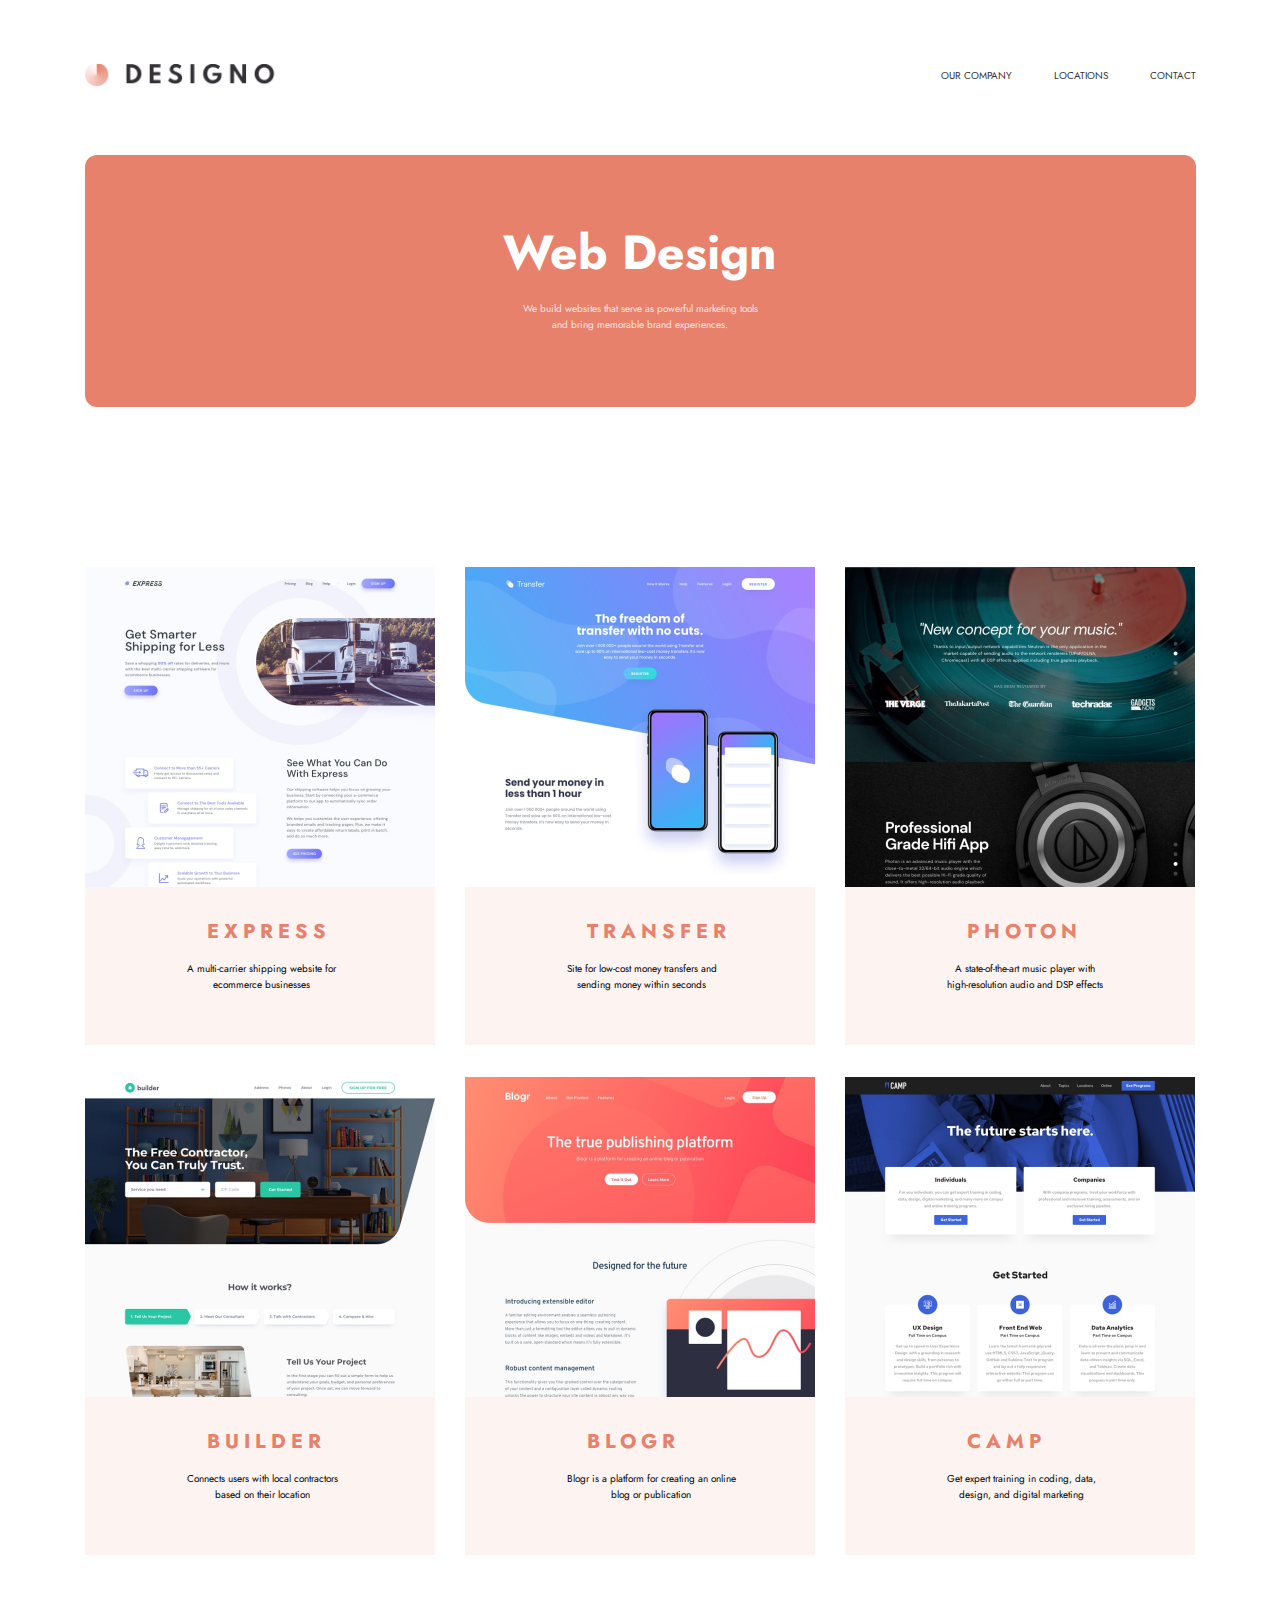
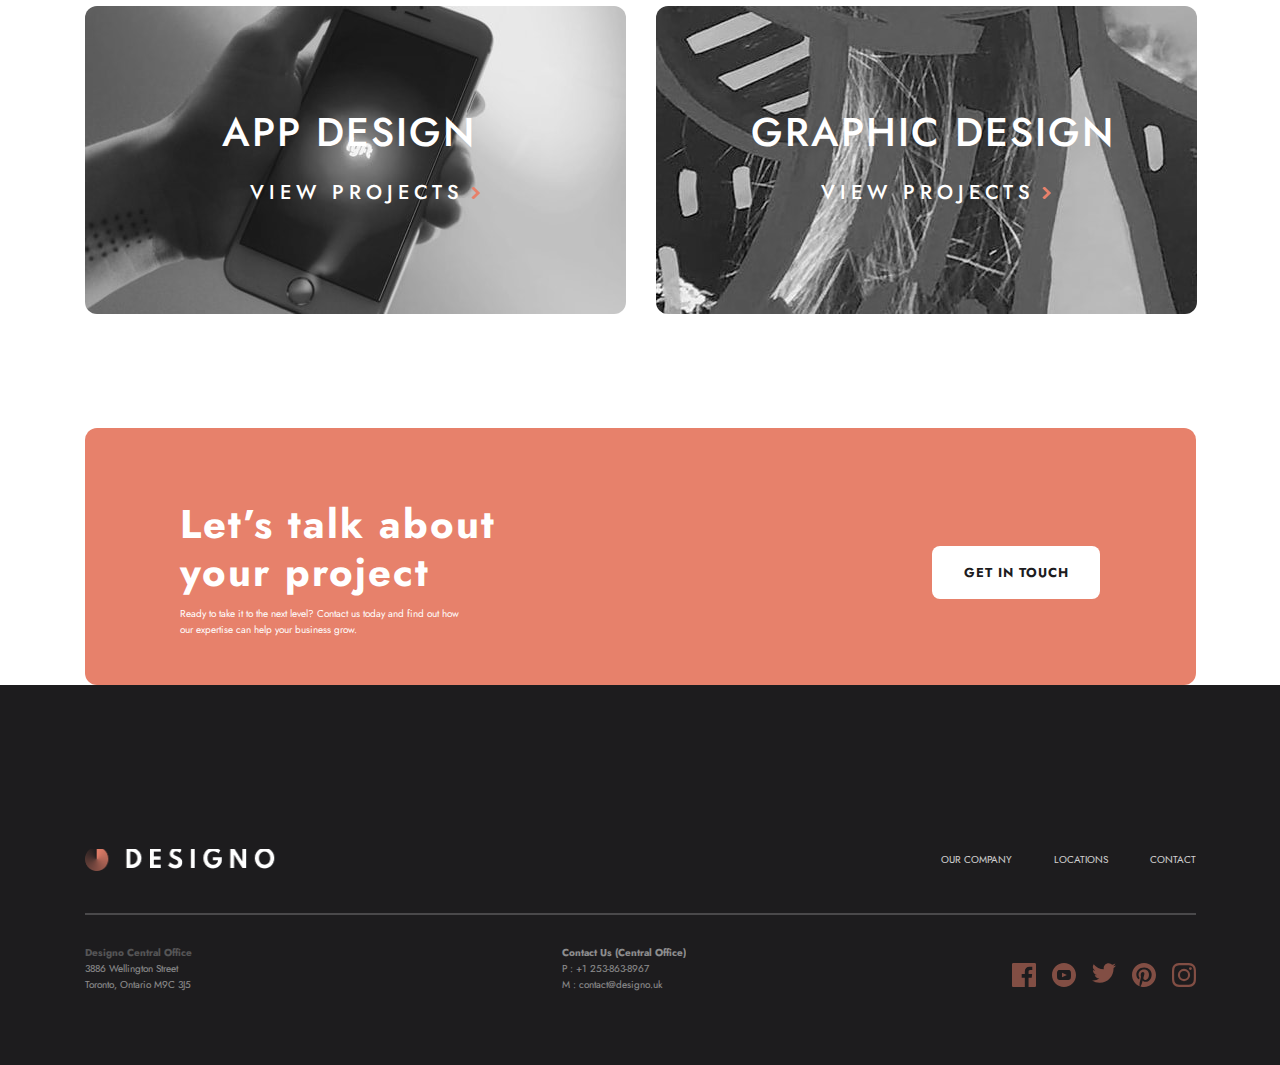
<file: pages/web-design.html>
<!DOCTYPE html>
<html lang="en">
  <head>
    <meta charset="UTF-8" />
    <meta name="viewport" content="width=device-width, initial-scale=1.0" />
    <title>Web Design</title>
    <link rel="stylesheet" href="../css/main.css" />
    <link rel="stylesheet" href="../scss/main.scss" />
    <link
      rel="shortcut icon"
      href="../images/web-design/desktop/icons8-web-design-96.png"
      type="image/x-icon"
    />
  </head>
  <body>
    <header class="header">
      <div class="header__container container">
        <a class="site-logo" href="../index.html"
          ><img
            src="../images/shared/desktop/logo-dark.png"
            alt=""
            width="196"
            height="24"
        /></a>

        <nav class="sitenav">
          <ul>
            <li><a href="../pages/about.html">OUR COMPANY</a></li>
            <li><a href="../pages/locations.html">LOCATIONS</a></li>
            <li><a href="">CONTACT</a></li>
          </ul>
        </nav>
      </div>
    </header>
    <main>
      <div class="web-design-card container">
        <div>
          <h1>Web Design</h1>
          <p>
            We build websites that serve as powerful marketing tools <br />
            and bring memorable brand experiences.
          </p>
        </div>
      </div>

      <div class="web-design-img-and-title-any container">
        <div class="web-img-and-title">
          <img
            src="../images/web-design/desktop/image-express.jpg"
            alt=""
            width="350"
            height="320"
          />
          <div class="web-title">
            <h3>EXPRESS</h3>
            <p>
              A multi-carrier shipping website for <br />
              ecommerce businesses
            </p>
          </div>
        </div>

        <div class="web-img-and-title">
          <img
            src="../images/web-design/desktop/image-transfer.jpg"
            alt=""
            width="350"
            height="320"
          />
          <div class="web-title">
            <h3>TRANSFER</h3>
            <p>
              Site for low-cost money transfers and <br />
              sending money within seconds
            </p>
          </div>
        </div>

        <div class="web-img-and-title">
          <img
            src="../images/web-design/desktop/image-photon.jpg"
            alt=""
            width="350"
            height="320"
          />
          <div class="web-title">
            <h3>PHOTON</h3>
            <p>
              A state-of-the-art music player with <br />
              high-resolution audio and DSP effects
            </p>
          </div>
        </div>
      </div>

      <div class="web-design-img-and-title-any-1 container">
        <div class="web-img-and-title">
          <img
            src="../images/web-design/desktop/image-builder.jpg"
            alt=""
            width="350"
            height="320"
          />
          <div class="web-title">
            <h3>BUILDER</h3>
            <p>
              Connects users with local contractors <br />
              based on their location
            </p>
          </div>
        </div>

        <div class="web-img-and-title">
          <img
            src="../images/web-design/desktop/image-blogr.jpg"
            alt=""
            width="350"
            height="320"
          />
          <div class="web-title">
            <h3>BLOGR</h3>
            <p>
              Blogr is a platform for creating an online <br />
              blog or publication
            </p>
          </div>
        </div>

        <div class="web-img-and-title">
          <img
            src="../images/web-design/desktop/image-camp.jpg"
            alt=""
            width="350"
            height="320"
          />
          <div class="web-title">
            <h3>CAMP</h3>
            <p>
              Get expert training in coding, data, <br />
              design, and digital marketing
            </p>
          </div>
        </div>
      </div>

      <div class="web-main-img container">
        <div class="div-img-2">
          <a class="" href="../pages/app-design.html">
            <h2>APP DESIGN</h2>
            <h3>
              VIEW PROJECTS
              <img
                class="div-img-1-svg"
                src="../images/shared/desktop/icon-right-arrow.svg"
                alt=""
                width="10"
                height="12"
              />
            </h3>
          </a>
        </div>
        <div class="div-img-3">
          <a class="" href="../pages/graphic-design.html">
            <h2>GRAPHIC DESIGN</h2>
            <h3>
              VIEW PROJECTS
              <img
                class="div-img-1-svg"
                src="../images/shared/desktop/icon-right-arrow.svg"
                alt=""
                width="10"
                height="12"
              />
            </h3>
          </a>
        </div>
      </div>
    </main>

    <div class="card container">
      <div class="card__title">
        <h2>
          Let’s talk about <br />
          your project
        </h2>
        <p>
          Ready to take it to the next level? Contact us today and find out how
          <br />
          our expertise can help your business grow.
        </p>
      </div>
      <div>
        <a class="btn-white btn-1" href="" class="hero__btn btn btn-white"
          >Get in touch</a
        >
      </div>
    </div>

    <footer class="footer">
      <div class="footer__container container">
        <a class="site-logo" href="./index.html"
          ><img src="../images/Group 13.png" alt="" width="196" height="24"
        /></a>

        <nav class="sitenav-2">
          <ul>
            <li><a href="../pages/about.html">OUR COMPANY</a></li>
            <li><a href="../pages/locations.html">LOCATIONS</a></li>
            <li><a href="">CONTACT</a></li>
          </ul>
        </nav>
      </div>
      <div class="footer__r container"></div>
      <div class="footer-end-link container">
        <div class="locations-title-1 container">
       <p>
         <span>Designo Central Office</span> <br />
         3886 Wellington Street <br> Toronto, Ontario M9C 3J5
       </p>
     </div>
   <div class="locations-ad-1 container">
       <p>
           <span>Contact Us (Central Office)</span>   <address>
               <a href="tel: +1 253-863-8967">
                   P : +1 253-863-8967
               </a><br>
               <a href="contact@designo.uk">
                  M : contact@designo.uk
               </a>
           </address>  
         
         </p>
         <div class="ins-link">
          <a href=""><img src="../images/shared/desktop/icon-facebook.svg" alt=""></a>
          <a href=""><img src="../images/shared/desktop/icon-youtube.svg" alt=""></a>
          <a href=""><img src="../images/shared/desktop/icon-twitter.svg" alt=""></a>
          <a href=""><img src="../images/shared/desktop/icon-pinterest.svg" alt=""></a>
          <a href=""><img src="../images/shared/desktop/icon-instagram.svg" alt=""></a>
         </div>
   </div>
    </footer>
  </body>
</html>
</file>
<file: css/main.css>
*,
*::after,
*::before {
  margin: 0;
  padding: 0;
  box-sizing: border-box;
}

ul,
li {
  list-style: none;
}

a {
  text-decoration: none;
  display: inline-block;
}

img {
  display: flex;
  -o-object-fit: cover;
     object-fit: cover;
}

html {
  height: 100%;
  scroll-behavior: smooth;
}

body {
  display: flex;
  height: 100%;
  flex-direction: column;
}

.container {
  width: 100%;
  max-width: 1111px;
  margin-left: auto;
  margin-right: auto;
}

/* jost-regular - latin */
@font-face {
  font-display: swap; /* Check https://developer.mozilla.org/en-US/docs/Web/CSS/@font-face/font-display for other options. */
  font-family: "Jost";
  font-style: normal;
  font-weight: 400;
  src: url("../fonts/jost-v15-latin-regular.woff2") format("woff2"); /* Chrome 36+, Opera 23+, Firefox 39+, Safari 12+, iOS 10+ */
}
/* jost-500 - latin */
@font-face {
  font-display: swap; /* Check https://developer.mozilla.org/en-US/docs/Web/CSS/@font-face/font-display for other options. */
  font-family: "Jost";
  font-style: normal;
  font-weight: 500;
  src: url("../fonts/jost-v15-latin-500.woff2") format("woff2"); /* Chrome 36+, Opera 23+, Firefox 39+, Safari 12+, iOS 10+ */
}
/* jost-600 - latin */
@font-face {
  font-display: swap; /* Check https://developer.mozilla.org/en-US/docs/Web/CSS/@font-face/font-display for other options. */
  font-family: "Jost";
  font-style: normal;
  font-weight: 600;
  src: url("../fonts/jost-v15-latin-600.woff2") format("woff2"); /* Chrome 36+, Opera 23+, Firefox 39+, Safari 12+, iOS 10+ */
}
/* jost-700 - latin */
@font-face {
  font-display: swap; /* Check https://developer.mozilla.org/en-US/docs/Web/CSS/@font-face/font-display for other options. */
  font-family: "Jost";
  font-style: normal;
  font-weight: 700;
  src: url("../fonts/jost-v15-latin-700.woff2") format("woff2"); /* Chrome 36+, Opera 23+, Firefox 39+, Safari 12+, iOS 10+ */
}
html {
  font-size: 62.5%;
}

body {
  font-size: 1.6;
  line-height: 1.625;
  letter-spacing: "normal";
  font-family: "Jost", sans-serif;
}

h1 {
  font-size: 4.8rem;
  line-height: 1;
  letter-spacing: "normal";
}

h2 {
  font-size: 4rem;
  line-height: 1.2;
  letter-spacing: 2px;
}

h3 {
  font-size: 2rem;
  line-height: 1.3;
  letter-spacing: 5px;
}

.btn-white {
  padding-top: 1.5rem;
  padding-bottom: 1.5rem;
  padding-left: 3.15rem;
  padding-right: 2.95rem;
  color: #1d1c1e;
  background-color: #ffffff;
  font-size: 1.3rem;
  font-weight: 700;
  letter-spacing: 1px;
  text-transform: uppercase;
  border: 1px solid transparent;
  text-decoration: none;
}
.btn-white:hover {
  border-color: #ffad9b;
  color: #1d1c1e;
}

.btn-white:hover {
  background: #ffad9b;
  color: #ffffff;
}

.btn-black {
  padding-top: 1.5rem;
  padding-bottom: 1.5rem;
  padding-left: 3.15rem;
  padding-right: 2.95rem;
  color: #ffffff;
  background-color: #1d1c1e;
  font-size: 1.3rem;
  font-weight: 700;
  letter-spacing: 1px;
  text-transform: uppercase;
  border: 1px solid transparent;
  text-decoration: none;
}
.btn-black:hover {
  border-color: #ffffff;
  color: #1d1c1e;
}

.btn-peach {
  padding-top: 1.5rem;
  padding-bottom: 1.5rem;
  padding-left: 3.15rem;
  padding-right: 2.95rem;
  color: #ffffff;
  background-color: #e7816b;
  font-size: 1.3rem;
  font-weight: 700;
  letter-spacing: 1px;
  text-transform: uppercase;
  border: 1px solid transparent;
  text-decoration: none;
  border-radius: 8px;
}
.btn-peach:hover {
  border-color: #ffffff;
  color: #1d1c1e;
}

.btn-peach:hover {
  background: #ffad9b;
  color: #ffffff;
}

.btn-black {
  padding-top: 1.5rem;
  padding-bottom: 1.5rem;
  padding-left: 3.15rem;
  padding-right: 2.95rem;
  color: #ffffff;
  background-color: #1d1c1e;
  font-size: 1.3rem;
  font-weight: 700;
  letter-spacing: 1px;
  text-transform: uppercase;
  border: 1px solid transparent;
  text-decoration: none;
}
.btn-black:hover {
  border-color: #ffffff;
  color: #1d1c1e;
}

.footer {
  background-color: #1d1c1e;
}

.footer__container {
  display: flex;
  justify-content: space-between;
  align-items: center;
  margin-top: 16.4rem;
  margin-bottom: 4rem;
}

.sitenav-2 ul {
  display: flex;
  justify-content: space-between;
  align-items: center;
  gap: 4.2rem;
}
.sitenav-2 a {
  color: #ffffff;
  text-transform: uppercase;
  font-weight: 400;
  opacity: 0.8;
}

.footer__r {
  border: 1px solid;
  color: #ffffff;
  width: 1111px;
  margin-bottom: 3rem;
  opacity: 0.2;
}

.sitenav-2:hover a {
  text-decoration: underline;
}

.header {
  background-color: #ffffff;
  margin-bottom: 6.7rem;
}

.header__container {
  display: flex;
  justify-content: space-between;
  align-items: center;
  margin-top: 6.4rem;
}

.sitenav ul {
  display: flex;
  justify-content: space-between;
  align-items: center;
  gap: 4.2rem;
}
.sitenav a {
  color: #333136;
  text-transform: uppercase;
  font-weight: 400;
}

.sitenav:hover a {
  text-decoration: underline;
}

.main-1 {
  background-color: #e7816b;
}
.main-1 h1 {
  color: #ffffff;
  font-weight: 500;
  width: 540px;
  padding-top: 14.5rem;
  padding-left: 9.5rem;
  margin-bottom: 2rem;
}
.main-1 p {
  color: #ffffff;
  padding-left: 9.5rem;
  font-weight: 400;
  width: 445px;
  margin-bottom: 4rem;
}

.btn {
  margin-left: 9.5rem;
  margin-bottom: 14.5rem;
  border-radius: 8px;
}

.main__img {
  right: 0;
  bottom: -170px;
  position: absolute;
}

section {
  position: relative;
  margin-bottom: 16rem;
  border-radius: 12px;
}

.div-img-1 a:hover {
  background-image: linear-gradient(rgba(231, 129, 107, 0.9), rgba(231, 129, 107, 0.9));
}
.div-img-1 a {
  background-image: url(/images/home/desktop/image-web-design-large.jpg);
  width: 540px;
  height: 640px;
  border-radius: 12px;
}
.div-img-1 a h3 {
  padding-left: 16.5rem;
  text-decoration: none;
  color: #ffffff;
  font-weight: 500;
  font-family: "Jost", sans-serif;
  display: flex;
}
.div-img-1 a h2 {
  padding-left: 13.7rem;
  text-decoration: none;
  color: #ffffff;
  font-weight: 500;
  font-family: "Jost", sans-serif;
  padding-top: 27.3rem;
  margin-bottom: 2.4rem;
}

.div-img-1-svg {
  margin-top: 0.7rem;
  margin-left: 0.7rem;
}

.div {
  display: flex;
  gap: 3rem;
  margin-bottom: 16rem;
}

.div-img-2 a:hover {
  background-image: linear-gradient(rgba(231, 129, 107, 0.9), rgba(231, 129, 107, 0.9));
}
.div-img-2 a {
  background-image: url(/images/home/desktop/image-app-design.jpg);
  width: 541px;
  height: 308px;
  border-radius: 12px;
  margin-bottom: 2.4rem;
}
.div-img-2 a h3 {
  padding-left: 16.5rem;
  text-decoration: none;
  color: #ffffff;
  font-weight: 500;
  font-family: "Jost", sans-serif;
  display: flex;
}
.div-img-2 a h2 {
  padding-left: 13.7rem;
  text-decoration: none;
  color: #ffffff;
  font-weight: 500;
  font-family: "Jost", sans-serif;
  padding-top: 10.2rem;
  margin-bottom: 2.4rem;
}

.div-img-3 a:hover {
  background-image: linear-gradient(rgba(231, 129, 107, 0.9), rgba(231, 129, 107, 0.9));
}
.div-img-3 a {
  background-image: url(/images/home/desktop/image-graphic-design.jpg);
  width: 541px;
  height: 308px;
  border-radius: 12px;
}
.div-img-3 a h3 {
  padding-left: 16.5rem;
  text-decoration: none;
  color: #ffffff;
  font-weight: 500;
  font-family: "Jost", sans-serif;
  display: flex;
}
.div-img-3 a h2 {
  padding-left: 9.5rem;
  text-decoration: none;
  color: #ffffff;
  font-weight: 500;
  font-family: "Jost", sans-serif;
  padding-top: 10.2rem;
  margin-bottom: 2.4rem;
}

.item-1-img {
  margin-left: 7.5rem;
  margin-bottom: 4.8rem;
}

.item-1 h3 {
  color: #333136;
  margin-bottom: 3.2rem;
  margin-left: 7.7rem;
}
.item-1 p {
  width: 320px;
  margin-bottom: 16rem;
  font-size: 1.6;
  line-height: 1.625;
  letter-spacing: "normal";
  text-align: center;
  color: #333136;
}

.item {
  display: flex;
  gap: 4rem;
}

.card {
  background-color: #e7816b;
  border-radius: 12px;
  display: flex;
  justify-content: space-between;
  margin-top: -100px;
}

.card__title {
  padding-left: 9.5rem;
  padding-top: 7.2rem;
}
.card__title h2 {
  color: #ffffff;
  font-size: 4rem;
  line-height: 1.2;
  letter-spacing: 2px;
  font-family: "Jost", sans-serif;
  margin-bottom: 1rem;
}
.card__title p {
  font-size: 1.6;
  line-height: 1.625;
  letter-spacing: "normal";
  color: #ffffff;
  margin-bottom: 4.6rem;
}

.btn-1 {
  margin: 0;
  margin-right: 9.6rem;
  margin-top: 11.8rem;
  border-radius: 8px;
}

.ins-link {
  display: flex;
  gap: 1.6rem;
  margin-left: 45rem;
  margin-top: -3rem;
}

.web-design-card {
  display: flex;
  justify-content: center;
  align-items: center;
  background-color: #e7816b;
  width: 1111px;
  height: 252px;
  border-radius: 12px;
  margin-bottom: 16rem;
}
.web-design-card div h1 {
  font-size: 4.8rem;
  line-height: 1;
  letter-spacing: "normal";
  color: #ffffff;
  font-family: "Jost", sans-serif;
  margin-bottom: 2.4rem;
}
.web-design-card div p {
  font-size: 1.6;
  line-height: 1.625;
  letter-spacing: "normal";
  color: #ffffff;
  opacity: 0.8;
  display: flex;
  justify-content: center;
  text-align: center;
}

.web-title {
  margin-bottom: 3.2rem;
  background-color: #fdf3f0;
  width: 350px;
  height: 158px;
}
.web-title h3 {
  color: #e7816b;
  padding-top: 3.2rem;
  margin-bottom: 1.6rem;
  padding-left: 12.2rem;
  font-family: "Jost", sans-serif;
}
.web-title p {
  margin-left: 10.2rem;
  display: flex;
  text-align: center;
  font-family: "Jost", sans-serif;
  margin-bottom: 3.2rem;
}

.web-design-img-and-title-any {
  display: flex;
  gap: 3rem;
}

.web-design-img-and-title-any-1 {
  display: flex;
  gap: 3rem;
  margin-bottom: 1.9rem;
}

.web-main-img {
  display: flex;
  gap: 3rem;
  margin-bottom: 19rem;
}

.web-title-1 {
  margin-bottom: 3.2rem;
  background-color: #fdf3f0;
  width: 350px;
  height: 158px;
}
.web-title-1 h3 {
  color: #e7816b;
  padding-top: 3.2rem;
  margin-bottom: 1.6rem;
  padding-left: 7.2rem;
  font-family: "Jost", sans-serif;
}
.web-title-1 p {
  margin-left: 10.2rem;
  display: flex;
  text-align: center;
  font-family: "Jost", sans-serif;
  margin-bottom: 3.2rem;
}

.web-title-2 {
  margin-bottom: 3.2rem;
  background-color: #fdf3f0;
  width: 350px;
  height: 158px;
}
.web-title-2 h3 {
  color: #e7816b;
  padding-top: 3.2rem;
  margin-bottom: 1.6rem;
  padding-left: 14.2rem;
  font-family: "Jost", sans-serif;
}
.web-title-2 p {
  margin-left: 9.2rem;
  display: flex;
  text-align: center;
  font-family: "Jost", sans-serif;
  margin-bottom: 3.2rem;
}

.web-title-5 {
  margin-bottom: 3.2rem;
  background-color: #fdf3f0;
  width: 350px;
  height: 158px;
}
.web-title-5 h3 {
  color: #e7816b;
  padding-top: 3.2rem;
  margin-bottom: 1.6rem;
  padding-left: 8.2rem;
  font-family: "Jost", sans-serif;
}
.web-title-5 p {
  margin-left: 9.2rem;
  display: flex;
  text-align: center;
  font-family: "Jost", sans-serif;
  margin-bottom: 3.2rem;
}

.web-title:hover {
  background-color: #e7816b;
  color: #ffffff;
}
.web-title:hover h3:hover {
  color: #ffffff;
}

.web-title-5:hover {
  background-color: #e7816b;
  color: #ffffff;
}
.web-title-5:hover h3:hover {
  color: #ffffff;
}

.web-title-2:hover {
  background-color: #e7816b;
  color: #ffffff;
}
.web-title-2:hover h3:hover {
  color: #ffffff;
}

.web-title-1:hover {
  background-color: #e7816b;
  color: #ffffff;
}
.web-title-1:hover h3:hover {
  color: #ffffff;
}

.div-img-4 a:hover {
  background-image: linear-gradient(rgba(231, 129, 107, 0.9), rgba(231, 129, 107, 0.9));
}
.div-img-4 a {
  background-image: url(/images/home/desktop/image-web-design-small.jpg);
  width: 541px;
  height: 308px;
  border-radius: 12px;
  margin-bottom: 2.4rem;
}
.div-img-4 a h3 {
  padding-left: 16.5rem;
  text-decoration: none;
  color: #ffffff;
  font-weight: 500;
  font-family: "Jost", sans-serif;
  display: flex;
}
.div-img-4 a h2 {
  padding-left: 13.7rem;
  text-decoration: none;
  color: #ffffff;
  font-weight: 500;
  font-family: "Jost", sans-serif;
  padding-top: 10.2rem;
  margin-bottom: 2.4rem;
}

.main-about-full {
  display: flex;
  margin-bottom: 16rem;
}
.main-about-full div img {
  border-radius: 0 12px 12px 0;
}

.about-main-title {
  padding-left: 12.2rem;
  background-color: #e7816b;
  border-radius: 12px 0 0 12px;
  padding-top: 16.5rem;
}
.about-main-title h1 {
  color: #ffffff;
  font-family: "Jost", sans-serif;
  font-size: 4.8rem;
  font-weight: 500;
  line-height: 1rem;
  margin-bottom: 4.2rem;
}
.about-main-title p {
  color: #ffffff;
  font-weight: 500;
  font-style: 1.6rem;
  opacity: 0.9;
  margin-right: 6.2rem;
  width: 45.8rem;
}

.about-main-title-1 {
  padding-left: 12.2rem;
  background-color: #fdf3f0;
  border-radius: 0 12px 12px 0;
  padding-top: 18.5rem;
  height: 640px;
}
.about-main-title-1 h2 {
  color: #e7816b;
  font-family: "Jost", sans-serif;
  font-size: 4.8rem;
  font-weight: 500;
  line-height: 1rem;
  margin-bottom: 4.2rem;
}
.about-main-title-1 p {
  color: #333136;
  font-weight: 500;
  font-style: 1.6rem;
  opacity: 0.9;
  margin-right: 6.2rem;
  width: 44.5rem;
}

.main-about-full-1 {
  display: flex;
  margin-bottom: 16rem;
}
.main-about-full-1 div img {
  border-radius: 12px 0 0 12px;
}

.about-link-conada {
  margin-left: 7.4rem;
}
.about-link-conada h3 {
  display: flex;
  align-items: center;
  margin-top: 4.8rem;
  margin-bottom: 3.2rem;
  font-family: "Jost", sans-serif;
  color: #333136;
  padding-left: 4rem;
}
.about-link-conada a {
  margin-left: 1.5rem;
}

.about-link {
  margin-bottom: 16rem;
  display: flex;
  gap: 10.4rem;
}

.about-link-australia {
  margin-left: 7.4rem;
}
.about-link-australia h3 {
  display: flex;
  align-items: center;
  margin-top: 4.8rem;
  margin-bottom: 3.2rem;
  font-family: "Jost", sans-serif;
  color: #333136;
  padding-left: 4rem;
}
.about-link-australia a {
  margin-left: 3rem;
}

.about-link-united {
  margin-left: 7.4rem;
}
.about-link-united h3 {
  margin-top: 4.8rem;
  margin-bottom: 3.2rem;
  font-family: "Jost", sans-serif;
  color: #333136;
}
.about-link-united a {
  margin-left: 2.5rem;
}

.locations-card {
  width: 73rem;
  height: 32.6rem;
  display: flex;
  gap: 8rem;
  background: #fdf3f0;
  border: rgb(10, 233, 151) solid;
  border-radius: 12px;
}

.locations-title {
  padding-left: 9.5rem;
  padding-top: 8.8rem;
}
.locations-title h2 {
  color: #e7816b;
  font-family: "Jost", sans-serif;
  font-weight: 500;
  margin-bottom: 2.4rem;
}
.locations-title span {
  color: #333136;
  font-family: "Jost", sans-serif;
  font-weight: 700;
}
.locations-title p {
  font-family: "Jost", sans-serif;
  font-weight: 400;
}

.locations-ad {
  padding-top: 16rem;
}
.locations-ad a {
  color: #333136;
  font-family: "Jost", sans-serif;
  font-style: normal;
}
.locations-ad span {
  color: #333136;
  font-family: "Jost", sans-serif;
  font-weight: 700;
}

.locations-maps-and-title {
  display: flex;
  gap: 3.2rem;
  margin-bottom: 3.2rem;
}

.maps {
  border-radius: 12px;
  border: rgb(10, 233, 151) solid;
  border-radius: 12px;
}

.maps-end {
  margin-bottom: 16rem;
}

.locations-ad-1 a {
  color: #ffffff;
  font-family: "Jost", sans-serif;
  font-style: normal;
  opacity: 0.5;
}
.locations-ad-1 span {
  opacity: 0.5;
  color: #ffffff;
  font-family: "Jost", sans-serif;
  font-weight: 700;
}

.locations-title-1 span {
  color: #ffffff;
  font-family: "Jost", sans-serif;
  font-weight: 700;
  opacity: 0.5;
}
.locations-title-1 p {
  font-family: "Jost", sans-serif;
  color: #ffffff;
  opacity: 0.5;
  font-weight: 400;
}

.footer-end-link {
  display: flex;
  margin-bottom: 7.2rem;
}/*# sourceMappingURL=main.css.map */
</file>
